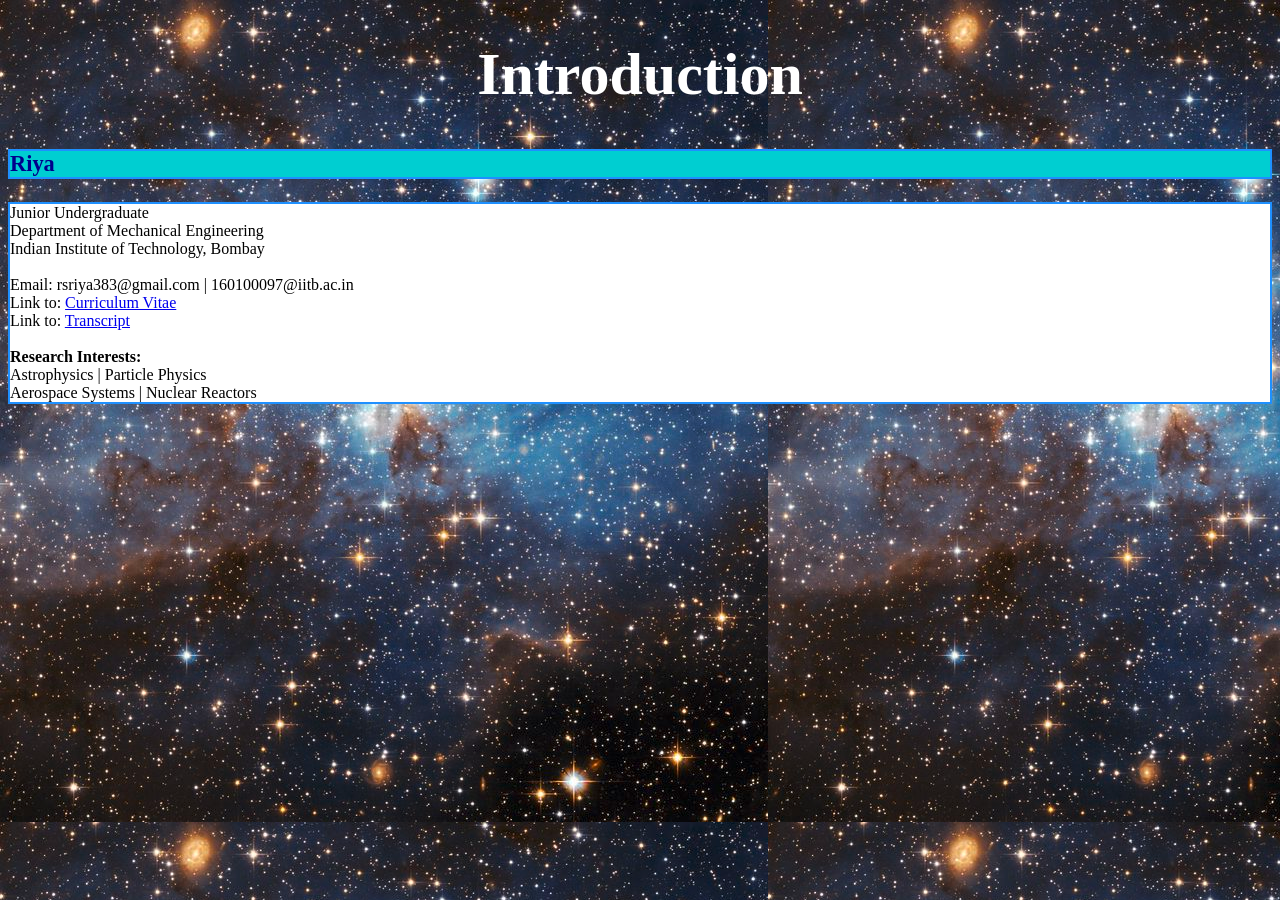
<file: index.html>
<!DOCTYPE html>
 <html>
 <head>
 <title>Introduction</title>
 </head>
 
 <body style="background-image:url('background.jpg')">
 
 <h1 style="color:white; font-size:60px; text-align:center">Introduction</h1>
 
<p style="color:darkblue; font-family:verdana; font-size:140%; background-color:DarkTurquoise; border:2px solid DodgerBlue"; margin-top: 1em;
> <strong> Riya </strong> </p>
<p style="background-color:white; border:2px solid DodgerBlue">
Junior Undergraduate                                                         
<br>
Department of Mechanical Engineering        
<br>
Indian Institute of Technology, Bombay
<br>
  <br>
Email: rsriya383@gmail.com | 160100097@iitb.ac.in
 <br>
 Link to: <a href="CV.pdf">Curriculum Vitae</a>
   <br>
  Link to: <a href="Transcript.pdf">Transcript</a>
 <br>
 <br>
 <b>Research Interests:</b>
 <br>
 Astrophysics | Particle Physics
 <br>
 Aerospace Systems | Nuclear Reactors
   </p>
   
 </body>
 </html>
</file>
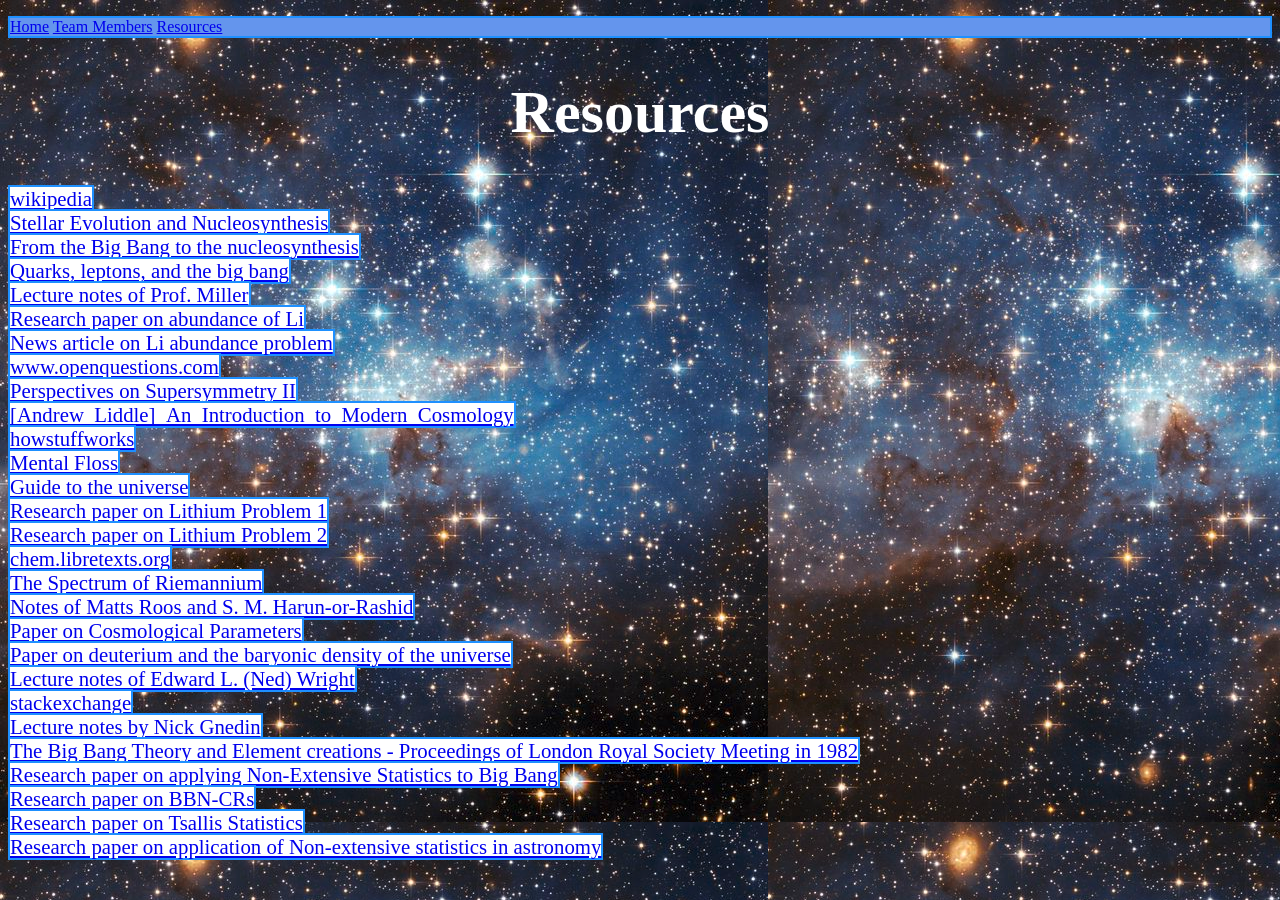
<file: references.html>
<!DOCTYPE html>
<html>
<head>
<title>Astrophysics Project</title>
</head>
<!DOCTYPE html>
<html>
<head>
<title>Astrophysics Project</title>
</head>
<p style="background-color:cornflowerblue;border:2px solid DodgerBlue">
<a href="index.html">Home</a>
<a href="members.html">Team Members</a>
<a href="references.html">Resources</a>
</p>

<body style="background-image:url('background.jpg')">

<h1 style="color:white; font-size:60px; text-align:center">Resources</h1>

<a href="https://en.wikipedia.org/wiki/Big_Bang_nucleosynthesis" style="font-size:130%; background-color:white; border:2px solid DodgerBlue">wikipedia</a>
<br>
  <a href="https://github.com/rsriya/rsriya.github.io/blob/master/Sean%20G.%20Ryan%2C%20Andrew%20J.%20Norton-Stellar%20Evolution%20and%20Nucleosynthesis-Cambridge%20University%20Press%20(2010).pdf" style="font-size:130%; background-color:white; border:2px solid DodgerBlue">Stellar Evolution and Nucleosynthesis</a>
<br>
  <a href="https://github.com/rsriya/rsriya.github.io/blob/master/From%20the%20Big%20Bang%20to%20the%20nucleosynthesis.pdf" style="font-size:130%; background-color:white; border:2px solid DodgerBlue">From the Big Bang to the nucleosynthesis</a>
<br>
  <a href="https://github.com/rsriya/rsriya.github.io/blob/master/Jonathan%20Allday-Quarks%2C%20leptons%2C%20and%20the%20big%20bang-Taylor%20%26%20Francis%20(2002).pdf" style="font-size:130%; background-color:white; border:2px solid DodgerBlue">Quarks, leptons, and the big bang</a>
<br>
  <a href="https://www.astro.umd.edu/~miller/teaching/astr422" style="font-size:130%; background-color:white; border:2px solid DodgerBlue">Lecture notes of Prof. Miller</a>
 <br>
  <a href="https://arxiv.org/pdf/astro-ph/0510636.pdf" style="font-size:130%; background-color:white; border:2px solid DodgerBlue">Research paper on abundance of Li</a>
 <br>
  <a href=" https://phys.org/news/2017-02-universe-lithium-problem.html" style="font-size:130%; background-color:white; border:2px solid DodgerBlue">News article on Li abundance problem</a>
   <br>
  <a href="http://www.openquestions.com" style="font-size:130%; background-color:white; border:2px solid DodgerBlue">www.openquestions.com</a>
  <br>
  <a href="https://books.google.co.in/books?id=RLLFCgAAQBAJ&printsec=frontcover#v=onepage&q&f=false" style="font-size:130%; background-color:white; border:2px solid DodgerBlue">Perspectives on Supersymmetry II</a>
   <br>
  <a href="https://github.com/rsriya/rsriya.github.io/blob/master/%5BAndrew_Liddle%5D_An_Introduction_to_Modern_Cosmolog.pdf" style="font-size:130%; background-color:white; border:2px solid DodgerBlue">[Andrew_Liddle]_An_Introduction_to_Modern_Cosmology</a>
  <br>
  <a href=" https://science.howstuffworks.com/space-roar.htm" style="font-size:130%; background-color:white; border:2px solid DodgerBlue">howstuffworks</a>
  <br>
  <a href="http://mentalfloss.com/article/57079/mystery-space-roar" style="font-size:130%; background-color:white; border:2px solid DodgerBlue">Mental Floss</a>
 <br>
  <a href="http://www.guide-to-the-universe.com/space-roar.html" style="font-size:130%; background-color:white; border:2px solid DodgerBlue">Guide to the universe</a>
<br>
  <a href="https://arxiv.org/pdf/1110.0163.pdf" style="font-size:130%; background-color:white; border:2px solid DodgerBlue">Research paper on Lithium Problem 1</a>
<br>
  <a href="https://arxiv.org/pdf/1109.4690.pdf" style="font-size:130%; background-color:white; border:2px solid DodgerBlue">Research paper on Lithium Problem 2</a>
 <br>
  <a href="https://chem.libretexts.org/Core/Physical_and_Theoretical_Chemistry/Kinetics/Rate_laws/Gas_Phase_Kinetics/Maxwell-Boltzmann_Distributions" style="font-size:130%; background-color:white; border:2px solid DodgerBlue">chem.libretexts.org</a>
  <br>
  <a href="https://thespectrumofriemannium.wordpress.com/tag/maxwell-boltzmann-distribution/" style="font-size:130%; background-color:white; border:2px solid DodgerBlue">The Spectrum of Riemannium</a>
<br>
  <a href="https://ned.ipac.caltech.edu/level5/Sept02/Roos/Roos4.html" style="font-size:130%; background-color:white; border:2px solid DodgerBlue">Notes of Matts Roos and S. M. Harun-or-Rashid</a>
  <br> 
  <a href="http://pdg.lbl.gov/2011/reviews/rpp2011-rev-cosmological-parameters.pdf" style="font-size:130%; background-color:white; border:2px solid DodgerBlue">Paper on Cosmological Parameters</a>
  <br> 
 <a href="https://www.cfa.harvard.edu/~hrs/ay45/2001/DeuteriumPhysRep2000.pdf" style="font-size:130%; background-color:white; border:2px solid DodgerBlue">Paper on deuterium and the baryonic density of the universe</a>
  <br>
   <a href="http://www.astro.ucla.edu/~wright/density.html" style="font-size:130%; background-color:white; border:2px solid DodgerBlue">Lecture notes of Edward L. (Ned) Wright</a>
  <br>
   <a href="https://physics.stackexchange.com/questions/69157/how-do-people-calculate-proportions-of-dark-matter-dark-energy-and-baryonic-mat" style="font-size:130%; background-color:white; border:2px solid DodgerBlue">stackexchange</a>
  <br>
   <a href="http://home.fnal.gov/~gnedin/teaching/ASTR182/PDF/Lecture15.pdf" style="font-size:130%; background-color:white; border:2px solid DodgerBlue">Lecture notes by Nick Gnedin</a>
  <br>
   <a href="http://www.library.iitb.ac.in/newsearchbook/q_string.php" style="font-size:130%; background-color:white; border:2px solid DodgerBlue">The Big Bang Theory and Element creations - Proceedings of London Royal Society Meeting in 1982</a>
 <br>
  <a href="http://iopscience.iop.org/article/10.1088/0004-637X/767/1/67/pdf" style="font-size:130%; background-color:white; border:2px solid DodgerBlue">Research paper on applying Non-Extensive Statistics to Big Bang</a>
  <br>
  <a href="https://arxiv.org/pdf/1110.0163.pdf" style="font-size:130%; background-color:white; border:2px solid DodgerBlue">Research paper on BBN-CRs</a>
<br>
  <a href="https://arxiv.org/pdf/1701.04149.pdf" style="font-size:130%; background-color:white; border:2px solid DodgerBlue">Research paper on Tsallis Statistics</a>
 <br>
  <a href="https://arxiv.org/pdf/cond-mat/0301590.pdf" style="font-size:130%; background-color:white; border:2px solid DodgerBlue">Research paper on application of Non-extensive statistics in astronomy</a>

  </body>
</html>
</file>
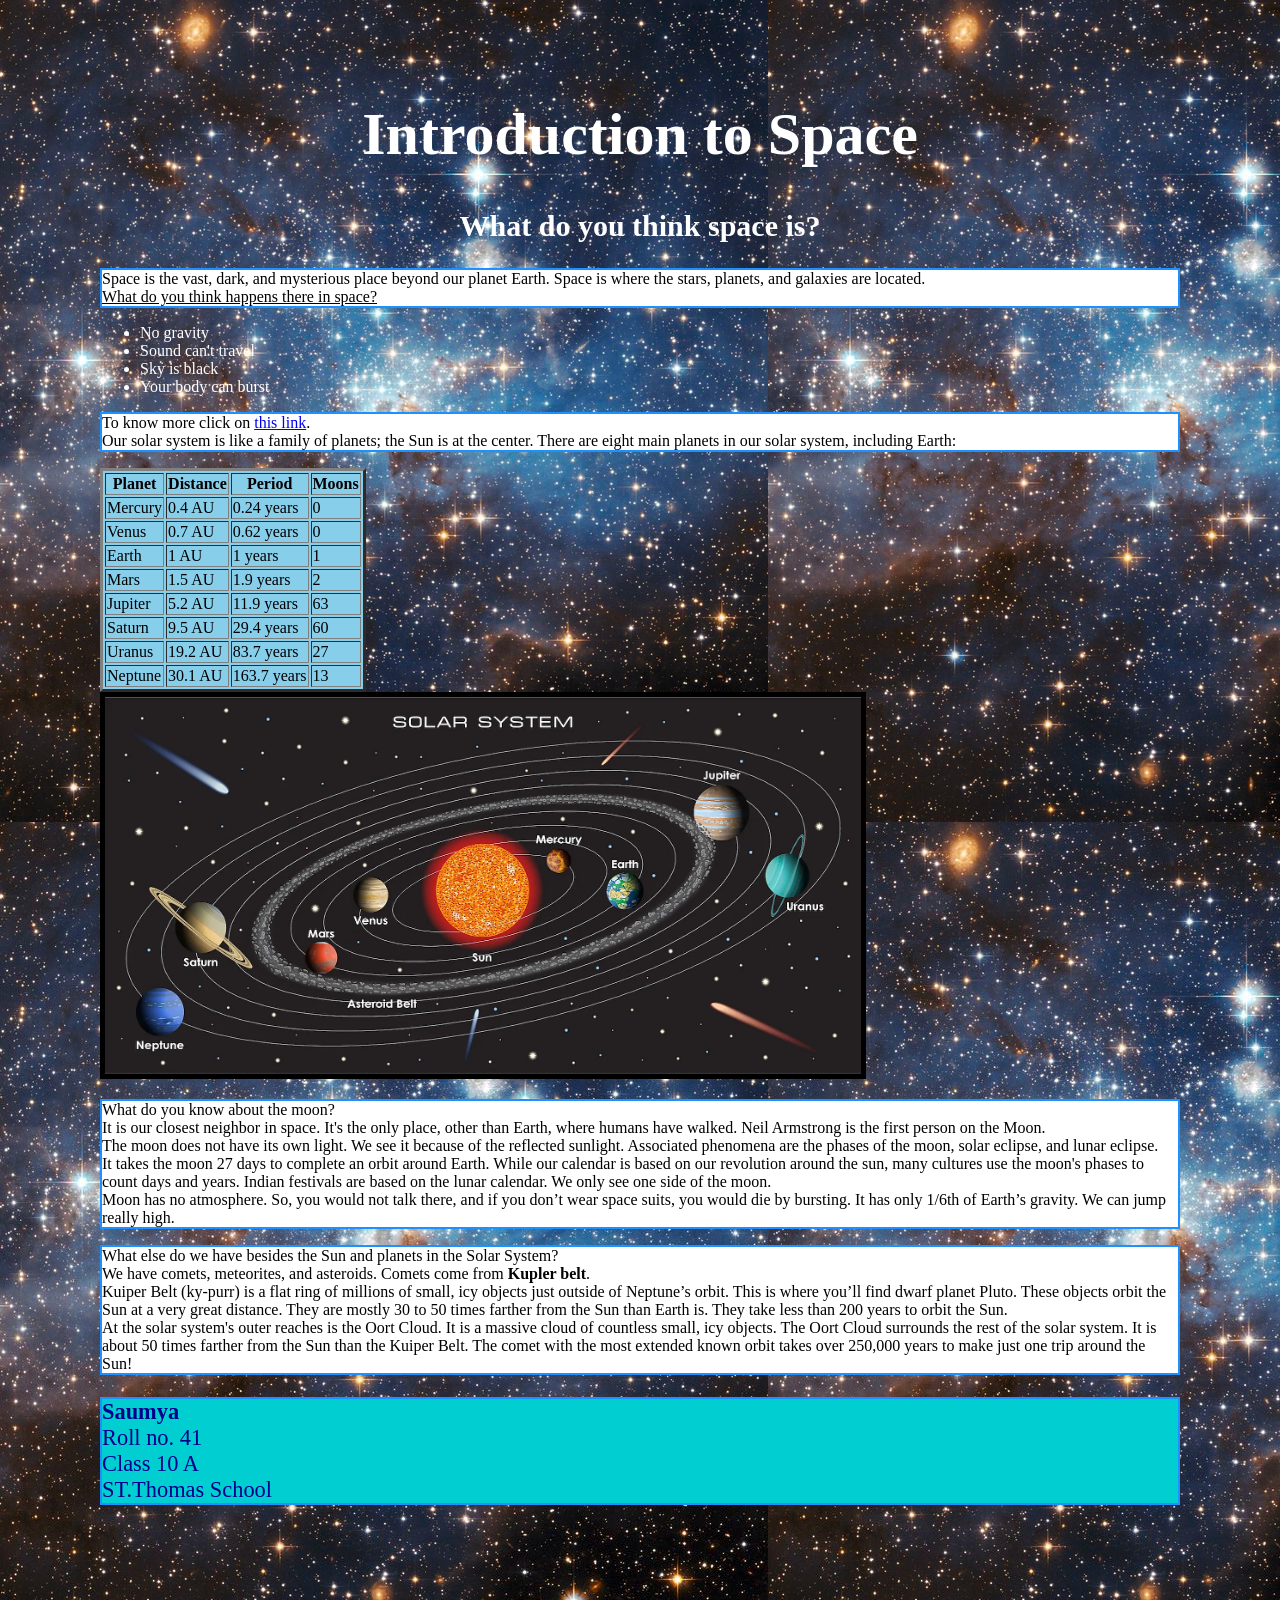
<file: space.html>
<!DOCTYPE html>
 <html>
 <head>
 <title>Introduction to Space</title>
 </head>
 
 <body style="background-image:url('background.jpg')" Topmargin = 100 Leftmargin = 100>
 
 <h1 style="color:white; font-size:60px; text-align:center">Introduction to Space</h1>
 <h2 style="color:white; font-size:30px; text-align:center">What do you think space is?</h1>
<p style="background-color:white; border:2px solid DodgerBlue">
Space is the vast, dark, and mysterious place beyond our planet Earth. Space is where the stars, planets, and galaxies are located. 
<br> <u>What do you think happens there in space?</u> 
 </p>  

<FONT Color = "White">
 <UL> 
 <LI> No gravity
 <LI> Sound can't travel
 <LI> Sky is black
 <LI> Your body can burst
 </UL> </FONT>
  <p style="background-color:white; border:2px solid DodgerBlue">

To know more click on <a href="https://spaceplace.nasa.gov/">this link</a>.
  <br>
Our solar system is like a family of planets; the Sun is at the center. There are eight main planets in our solar system, including Earth:
      </p>  
 <TABLE Border=3 Bgcolor="SkyBlue" class="center">
   <TR><TH>Planet</TH><TH>Distance</TH><TH>Period</TH><TH>Moons</TH></TR>
    <TR> <TD>Mercury</TD><TD>0.4 AU</TD><TD>0.24 years</TD><TD>0</TD></TR>
    <TR> <TD>Venus</TD><TD>0.7 AU</TD><TD>0.62 years</TD><TD>0</TD></TR>
    <TR> <TD>Earth</TD><TD>1 AU</TD><TD>1 years</TD><TD>1</TD></TR>
    <TR> <TD>Mars</TD><TD>1.5 AU</TD><TD>1.9 years</TD><TD>2</TD></TR>
    <TR> <TD>Jupiter</TD><TD>5.2 AU</TD><TD>11.9 years</TD><TD>63</TD></TR>
    <TR> <TD>Saturn</TD><TD>9.5 AU</TD><TD>29.4 years</TD><TD>60</TD></TR>
    <TR> <TD>Uranus</TD><TD>19.2 AU</TD><TD>83.7 years</TD><TD>27</TD></TR>
    <TR> <TD>Neptune</TD><TD>30.1 AU</TD><TD>163.7 years</TD><TD>13</TD></TR>
   </TABLE>
<IMG Src="solar system.webp" Border=5 Width="70%" class="center">
<p style="background-color:white; border:2px solid DodgerBlue">
What do you know about the moon?
<br> It is our closest neighbor in space. It's the only place, other than Earth, where humans have walked. Neil Armstrong is the first person on the Moon. 
<br> The moon does not have its own light. We see it because of the reflected sunlight. Associated phenomena are the phases of the moon, solar eclipse, and lunar eclipse.
<br> It takes the moon 27 days to complete an orbit around Earth. While our calendar is based on our revolution around the sun, many cultures use the moon's phases to count days and years. Indian festivals are based on the lunar calendar. We only see one side of the moon. 
<br> Moon has no atmosphere. So, you would not talk there, and if you don’t wear space suits, you would die by bursting. It has only 1/6th of Earth’s gravity. We can jump really high.
</p>  

<p style="background-color:white; border:2px solid DodgerBlue">
What else do we have besides the Sun and planets in the Solar System?
<br> We have comets, meteorites, and asteroids. Comets come from <b>Kupler belt</b>. 
<br> Kuiper Belt (ky-purr) is a flat ring of millions of small, icy objects just outside of Neptune’s orbit. This is where you’ll find dwarf planet Pluto. These objects orbit the Sun at a very great distance. They are mostly 30 to 50 times farther from the Sun than Earth is. They take less than 200 years to orbit the Sun. 
<br> At the solar system's outer reaches is the Oort Cloud. It is a massive cloud of countless small, icy objects. The Oort Cloud surrounds the rest of the solar system. It is about 50 times farther from the Sun than the Kuiper Belt. The comet with the most extended known orbit takes over 250,000 years to make just one trip around the Sun!
</p>  

<p style="color:darkblue; font-family:verdana; font-size:140%; background-color:DarkTurquoise; border:2px solid DodgerBlue"; margin-top: 1em;
> <strong> Saumya</strong>
<br> Roll no. 41  
<br> Class 10 A
<br> ST.Thomas School 
</p>
 </body>
 </html>
</file>
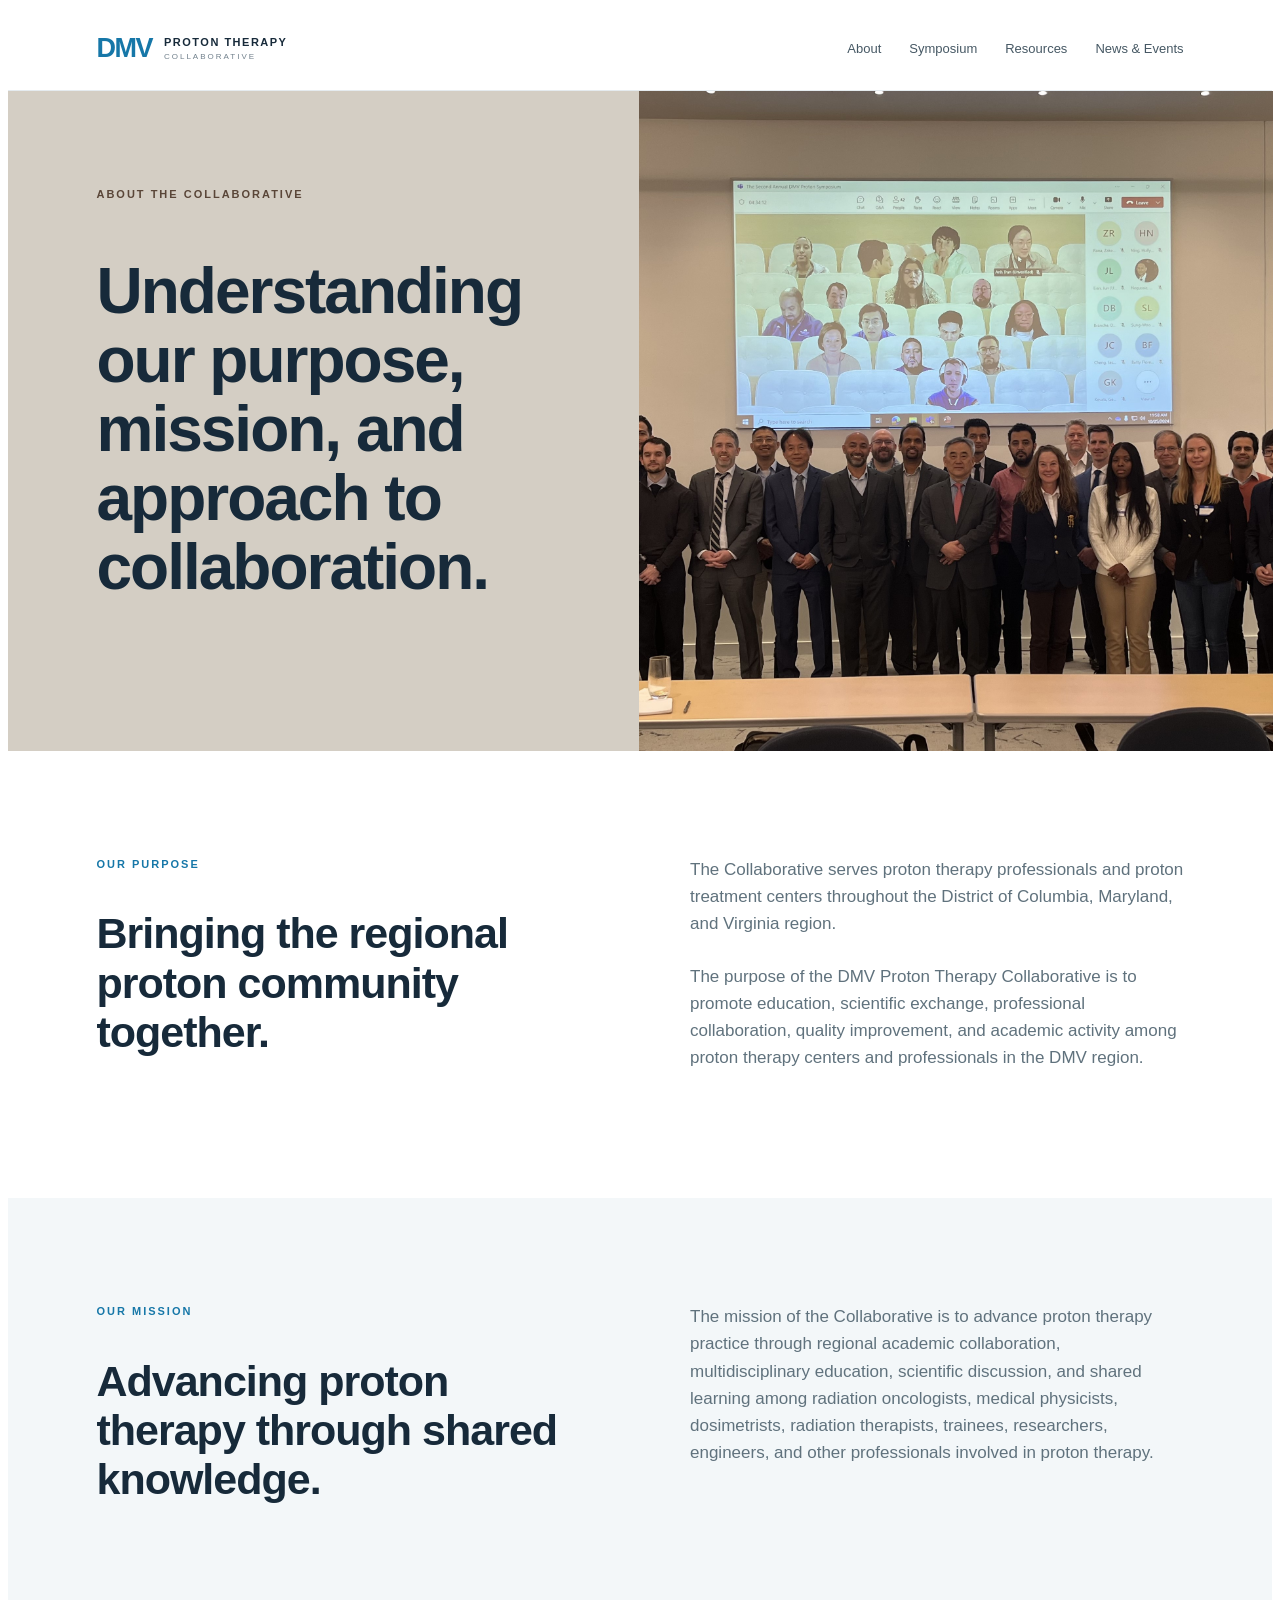
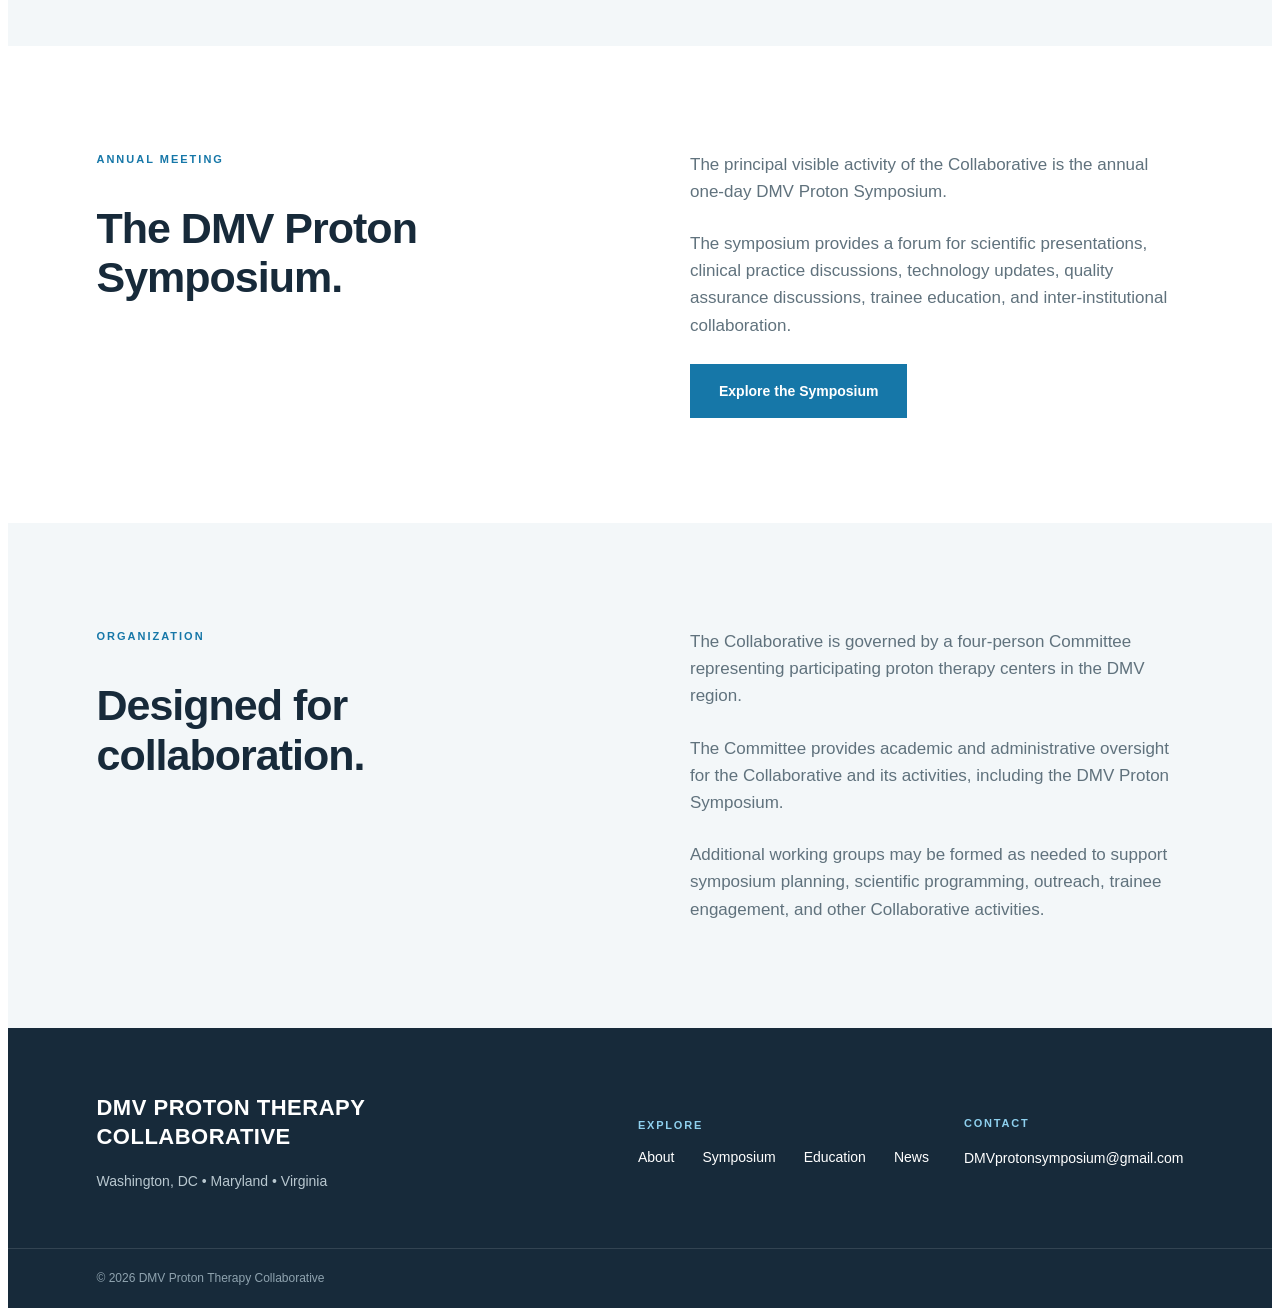
<file: dmv website/about.html>
<!DOCTYPE html>
<html lang="en">

<head>
    <meta charset="UTF-8">
    <meta name="viewport" content="width=device-width, initial-scale=1.0">

    <title>About | DMV Proton Therapy Collaborative</title>

    <link rel="stylesheet" href="css/style.css">
</head>

<body>

    <!-- =====================================================
         NAVIGATION
    ====================================================== -->

    <div id="navigation"></div>

    <main>

        <!-- =====================================================
             PAGE HERO
        ====================================================== -->

        <section class="page-hero">

            <div class="page-hero-content">
        
                <p class="eyebrow">
                    ABOUT THE COLLABORATIVE
                </p>
        
                <h1>
                    Understanding our purpose, mission, and approach to collaboration.
                </h1>
        
            </div>
        
            <div class="page-hero-image">
                <img
                    src="images/symposium_2024.JPG"
                    alt="Proton therapy professionals collaborating"
                >
            </div>
        
        </section>

        <!-- =====================================================
             PURPOSE
        ====================================================== -->

        <section class="section two-column">

            <div>

                <p class="section-label">
                    OUR PURPOSE
                </p>

                <h2>
                    Bringing the regional
                    proton community together.
                </h2>

            </div>


            <div class="large-text">

                <p>
                     The Collaborative serves proton therapy
                        professionals and proton treatment centers
                        throughout the District of Columbia, Maryland,
                        and Virginia region.
                </p>
                <p>
                    The purpose of the DMV Proton Therapy Collaborative
                    is to promote education, scientific exchange,
                    professional collaboration, quality improvement,
                    and academic activity among proton therapy centers
                    and professionals in the DMV region.
                </p>

            </div>

        </section>


        <!-- =====================================================
             MISSION
        ====================================================== -->

        <section class="gray-section">
            <div class="section">
                <div class="two-column">
                    <div>
                        <p class="section-label">
                            OUR MISSION
                        </p>
        
                        <h2>
                            Advancing proton therapy
                            through shared knowledge.
                        </h2>
                    </div>
                    <div class="large-text">

                        <p>
                            The mission of the Collaborative is to advance
                            proton therapy practice through regional academic
                            collaboration, multidisciplinary education,
                            scientific discussion, and shared learning among
                            radiation oncologists, medical physicists,
                            dosimetrists, radiation therapists, trainees,
                            researchers, engineers, and other professionals
                            involved in proton therapy.
                        </p>

                    </div>
                </div>
            </div>

        </section>

        <!-- =====================================================
             DMV PROTON SYMPOSIUM
        ====================================================== -->

        <section class="section two-column">

            <div>

                <p class="section-label">
                    ANNUAL MEETING
                </p> 

                <h2>
                    The DMV Proton Symposium.
                </h2>
            </div>
            <div class="large-text">

                <p>
                    The principal visible activity of the
                    Collaborative is the annual one-day
                    DMV Proton Symposium.
                </p>

                <p>
                    The symposium provides a forum for scientific
                    presentations, clinical practice discussions,
                    technology updates, quality assurance
                    discussions, trainee education, and
                    inter-institutional collaboration.
                </p>

                <a
                    href="symposium.html"
                    class="button button-primary"
                >
                    Explore the Symposium
                </a>

            </div>

        </section>

        <!-- =====================================================
             ORGANIZATION
        ====================================================== -->

        <section class="gray-section">

            <div class="section">

                <div class="two-column">
                    <div>
                        <p class="section-label">
                            ORGANIZATION
                        </p>
    
                        <h2>
                            Designed for collaboration.
                        </h2>
                    </div>
                    <div class="large-text">

                        <p>
                            The Collaborative is governed by a
                            four-person Committee representing
                            participating proton therapy centers
                            in the DMV region.
                        </p>

                        <p>
                            The Committee provides academic and
                            administrative oversight for the
                            Collaborative and its activities, including
                            the DMV Proton Symposium.
                        </p>

                        <p>
                            Additional working groups may be formed
                            as needed to support symposium planning,
                            scientific programming, outreach, trainee
                            engagement, and other Collaborative activities.
                        </p>

                    </div>

                </div>

            </div>

        </section>

    </main>


<div id="footer"></div>

<script src="js/footer.js"></script>
<script src="js/components.js"></script>
</body>

</html>
</file>
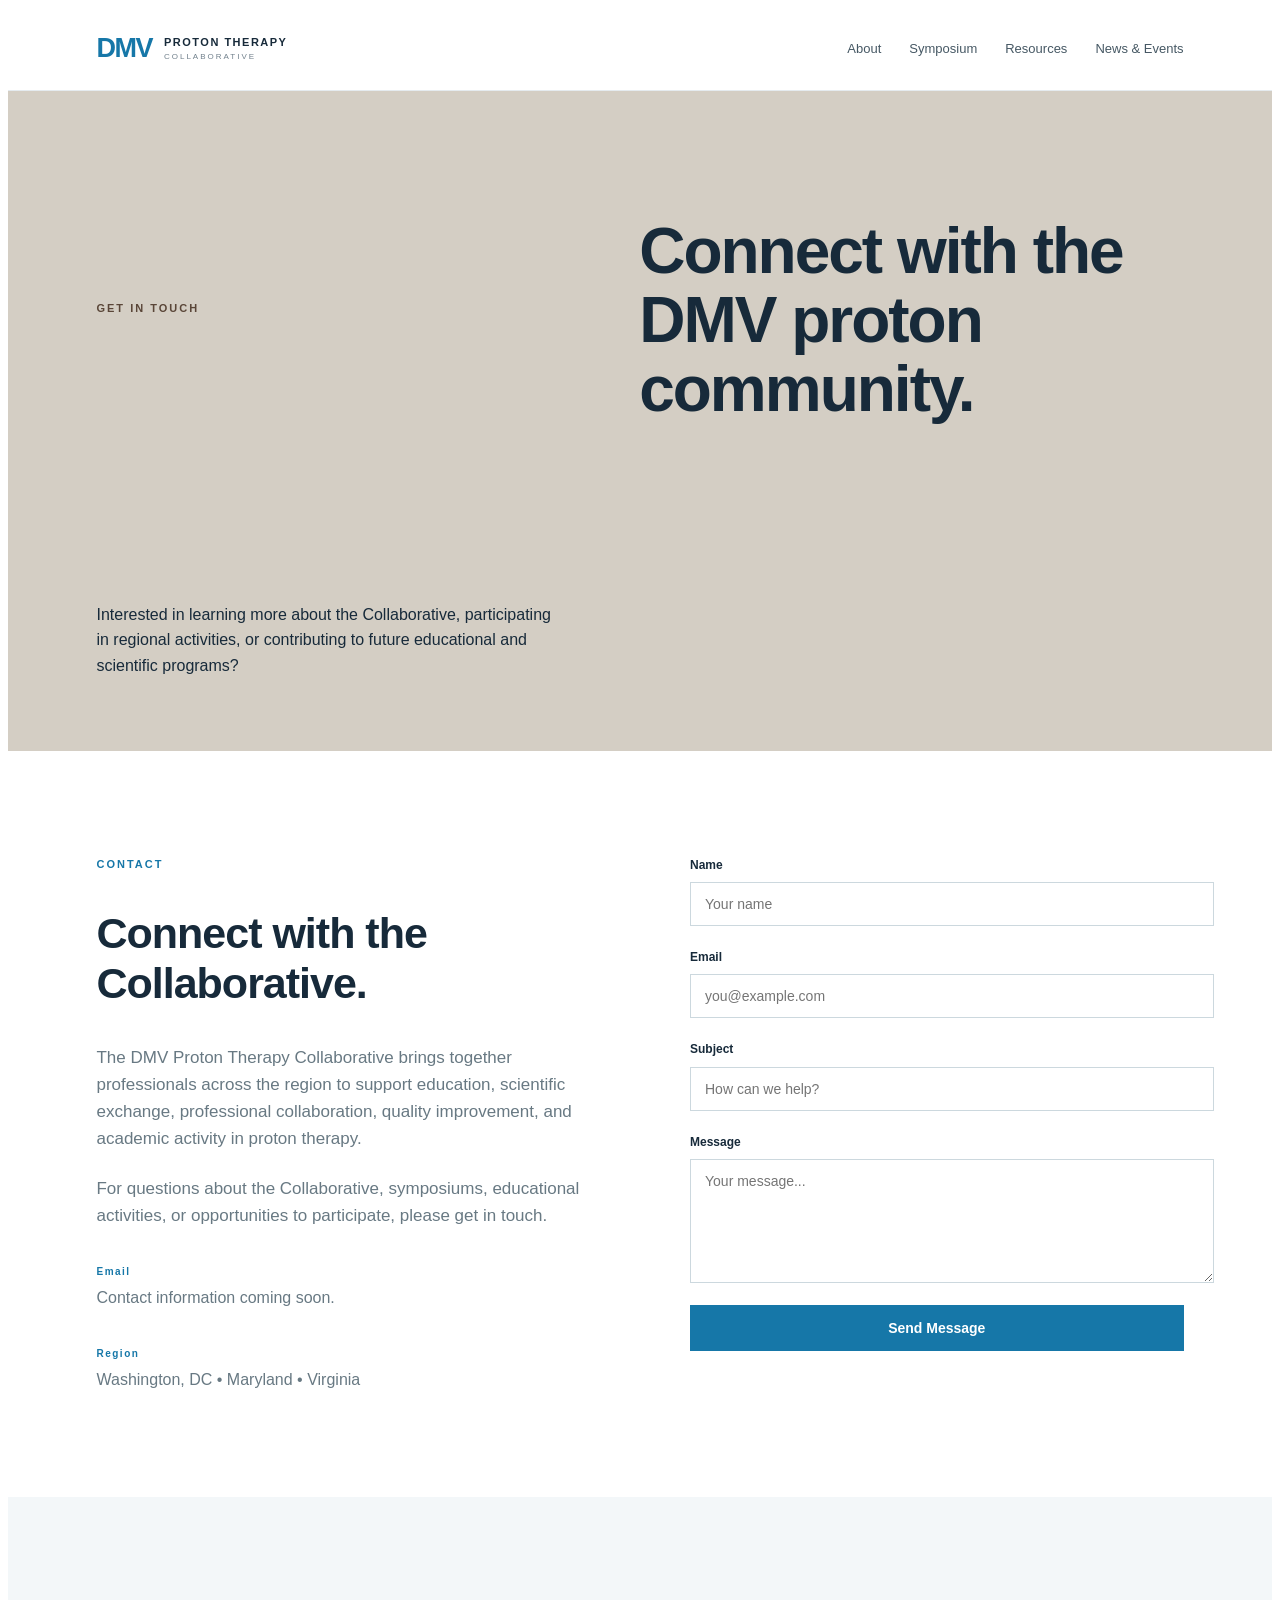
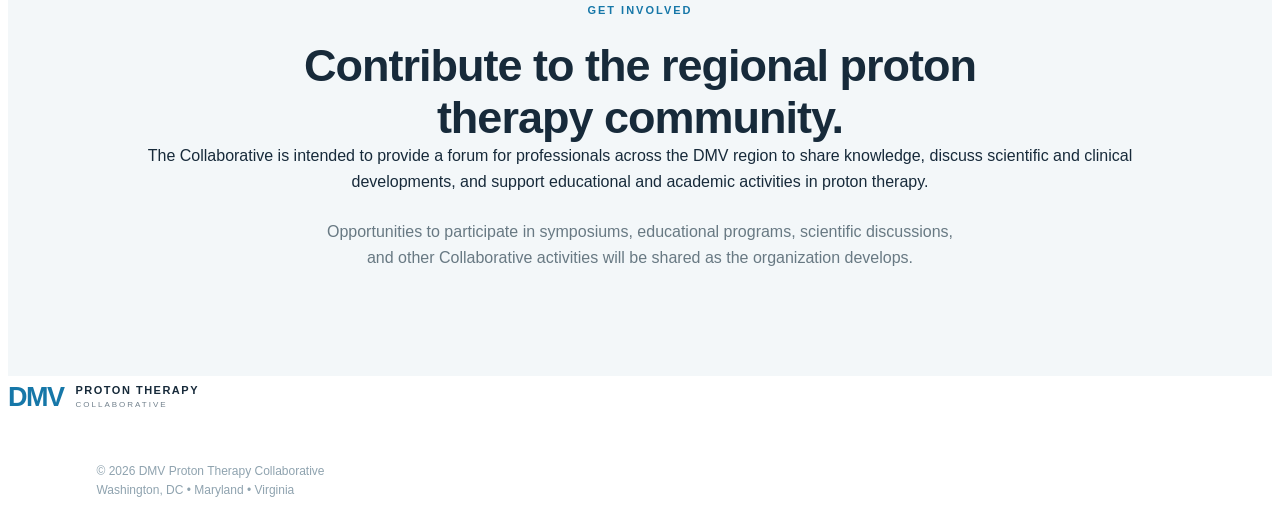
<file: dmv website/contact.html>
<!DOCTYPE html>
<html lang="en">

<head>
    <meta charset="UTF-8">
    <meta name="viewport" content="width=device-width, initial-scale=1.0">

    <title>Contact | DMV Proton Therapy Collaborative</title>

    <link rel="stylesheet" href="css/style.css">
</head>

<body>

    <!-- =====================================================
         NAVIGATION
    ====================================================== -->
    <div id="navigation"></div>


    <main>

        <!-- =====================================================
             HERO
        ====================================================== -->

        <section class="page-hero">

            <p class="eyebrow">
                GET IN TOUCH
            </p>

            <h1>
                Connect with the
                DMV proton community.
            </h1>

            <p>
                Interested in learning more about the Collaborative,
                participating in regional activities, or contributing
                to future educational and scientific programs?
            </p>

        </section>


        <!-- =====================================================
             CONTACT SECTION
        ====================================================== -->

        <section class="section contact-section">

            <!-- CONTACT INFORMATION -->

            <div class="contact-info">

                <p class="section-label">
                    CONTACT
                </p>

                <h2>
                    Connect with the Collaborative.
                </h2>

                <p>
                    The DMV Proton Therapy Collaborative brings together
                    professionals across the region to support education,
                    scientific exchange, professional collaboration,
                    quality improvement, and academic activity in proton
                    therapy.
                </p>

                <p>
                    For questions about the Collaborative, symposiums,
                    educational activities, or opportunities to
                    participate, please get in touch.
                </p>


                <div class="contact-detail">

                    <span>Email</span>

                    <p>
                        Contact information coming soon.
                    </p>

                </div>


                <div class="contact-detail">

                    <span>Region</span>

                    <p>
                        Washington, DC • Maryland • Virginia
                    </p>

                </div>

            </div>


            <!-- CONTACT FORM -->

            <form class="contact-form">

                <label for="name">
                    Name
                </label>

                <input
                    type="text"
                    id="name"
                    name="name"
                    placeholder="Your name"
                >


                <label for="email">
                    Email
                </label>

                <input
                    type="email"
                    id="email"
                    name="email"
                    placeholder="you@example.com"
                >


                <label for="subject">
                    Subject
                </label>

                <input
                    type="text"
                    id="subject"
                    name="subject"
                    placeholder="How can we help?"
                >


                <label for="message">
                    Message
                </label>

                <textarea
                    id="message"
                    name="message"
                    rows="6"
                    placeholder="Your message..."
                ></textarea>


                <button
                    type="submit"
                    class="button button-primary"
                >
                    Send Message
                </button>

            </form>

        </section>


        <!-- =====================================================
             GET INVOLVED
        ====================================================== -->

        <section class="gray-section">

            <div class="section centered-section">

                <p class="section-label">
                    GET INVOLVED
                </p>

                <h2>
                    Contribute to the regional
                    proton therapy community.
                </h2>

                <p>
                    The Collaborative is intended to provide a forum for
                    professionals across the DMV region to share knowledge,
                    discuss scientific and clinical developments, and
                    support educational and academic activities in proton
                    therapy.
                </p>

                <p>
                    Opportunities to participate in symposiums, educational
                    programs, scientific discussions, and other Collaborative
                    activities will be shared as the organization develops.
                </p>

            </div>

        </section>

    </main>


    <!-- =====================================================
         FOOTER
    ====================================================== -->

    <footer>

        <div class="footer-top">

            <a href="index.html" class="logo footer-logo">

                <span class="logo-mark">DMV</span>

                <span class="logo-text">
                    <strong>PROTON THERAPY</strong>
                    <small>COLLABORATIVE</small>
                </span>

            </a>


            <div class="footer-links">

                <a href="about.html">About</a>
                <a href="centers.html">Our Centers</a>
                <a href="symposium.html">Symposium</a>
                <a href="education.html">Education</a>
                <a href="news.html">News & Events</a>
                <a href="contact.html">Contact</a>

            </div>

        </div>


        <div class="footer-bottom">

            <p>
                © 2026 DMV Proton Therapy Collaborative
            </p>

            <p>
                Washington, DC • Maryland • Virginia
            </p>

        </div>

    </footer>
<script src="js/components.js"></script>
</body>

</html>
</file>
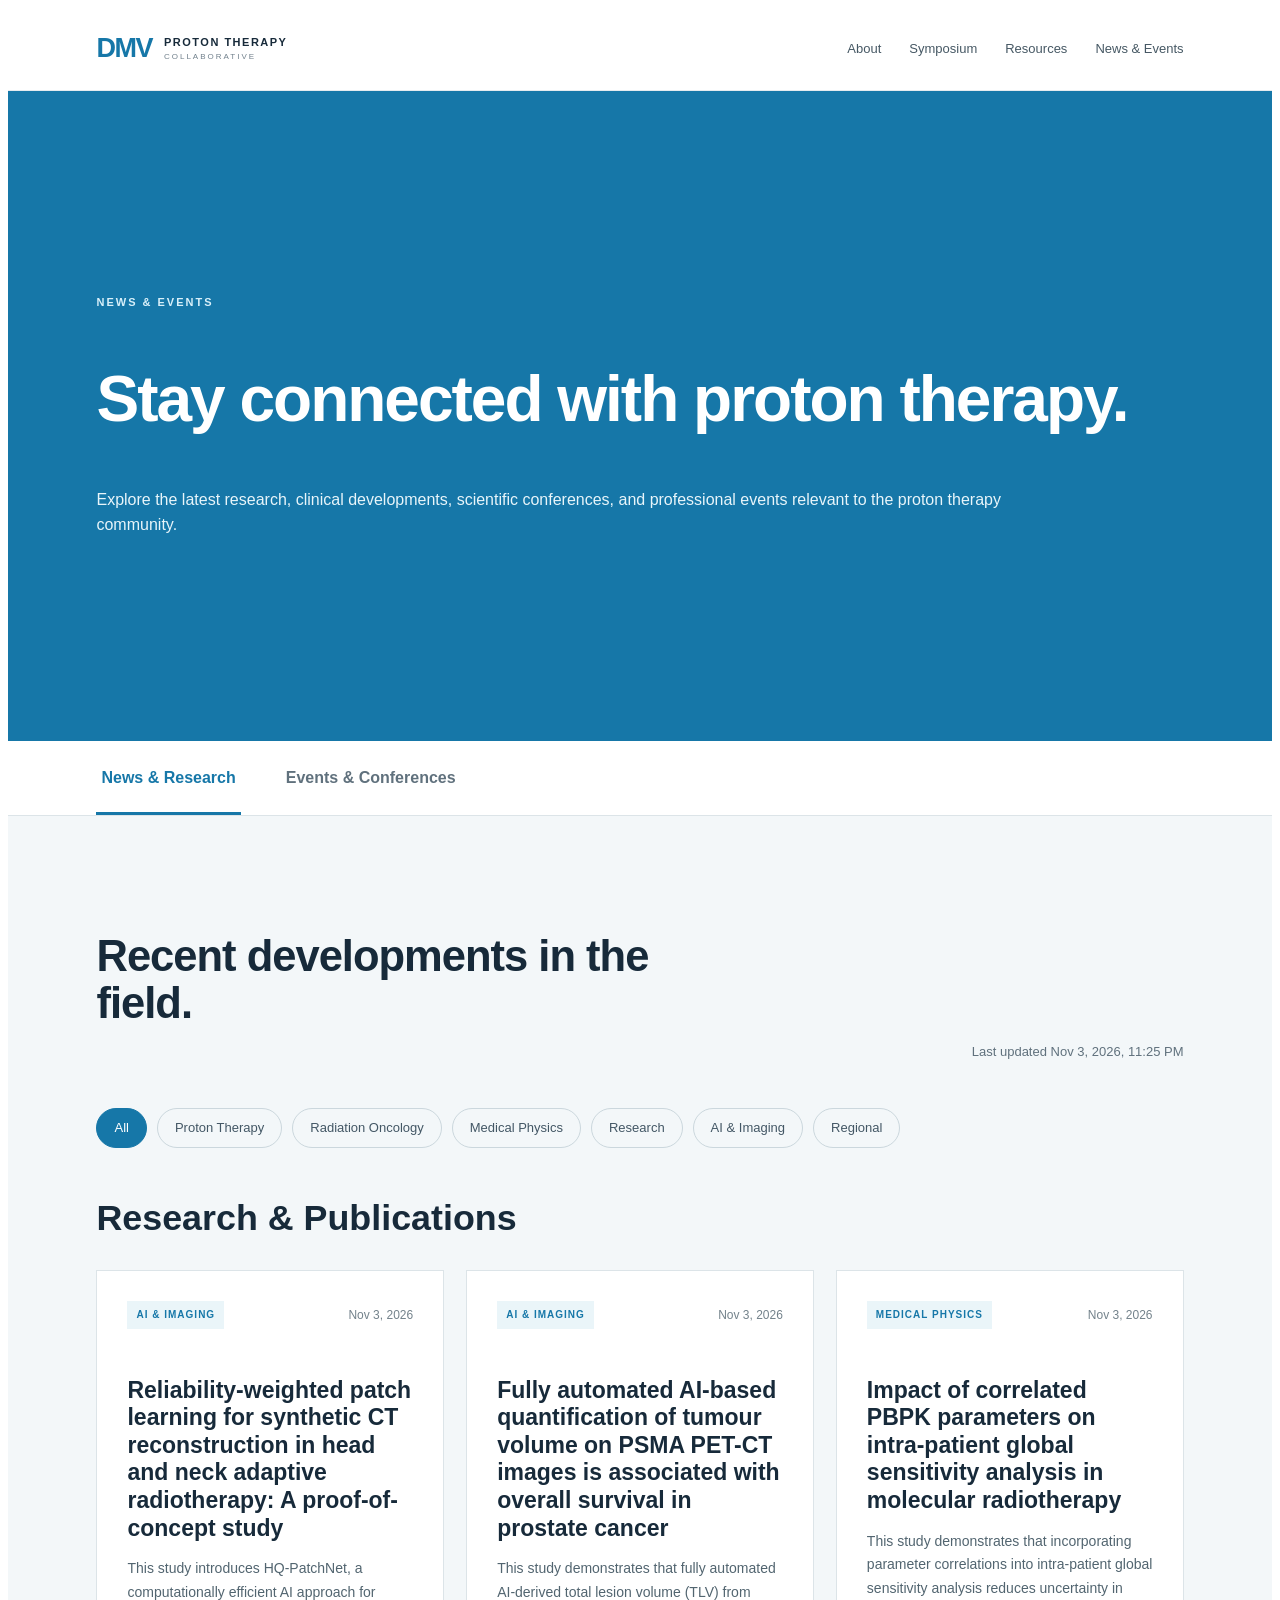
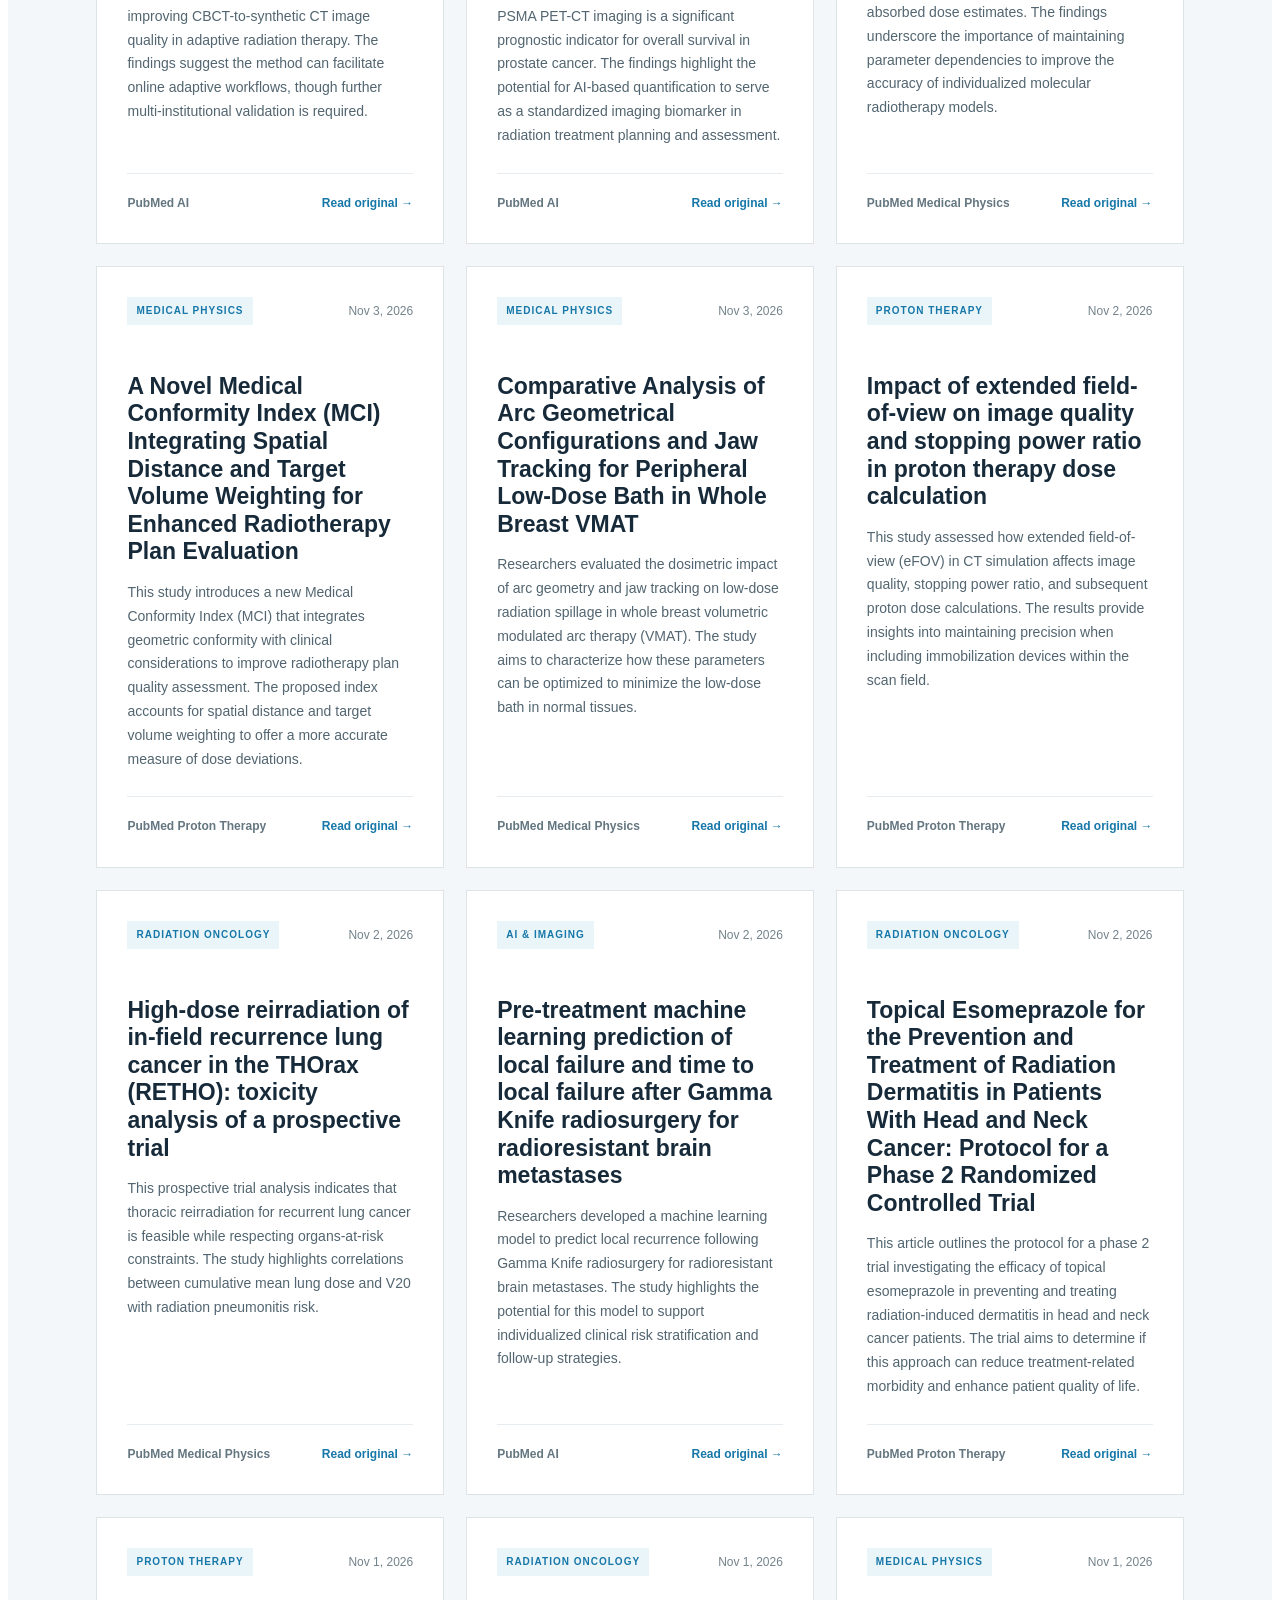
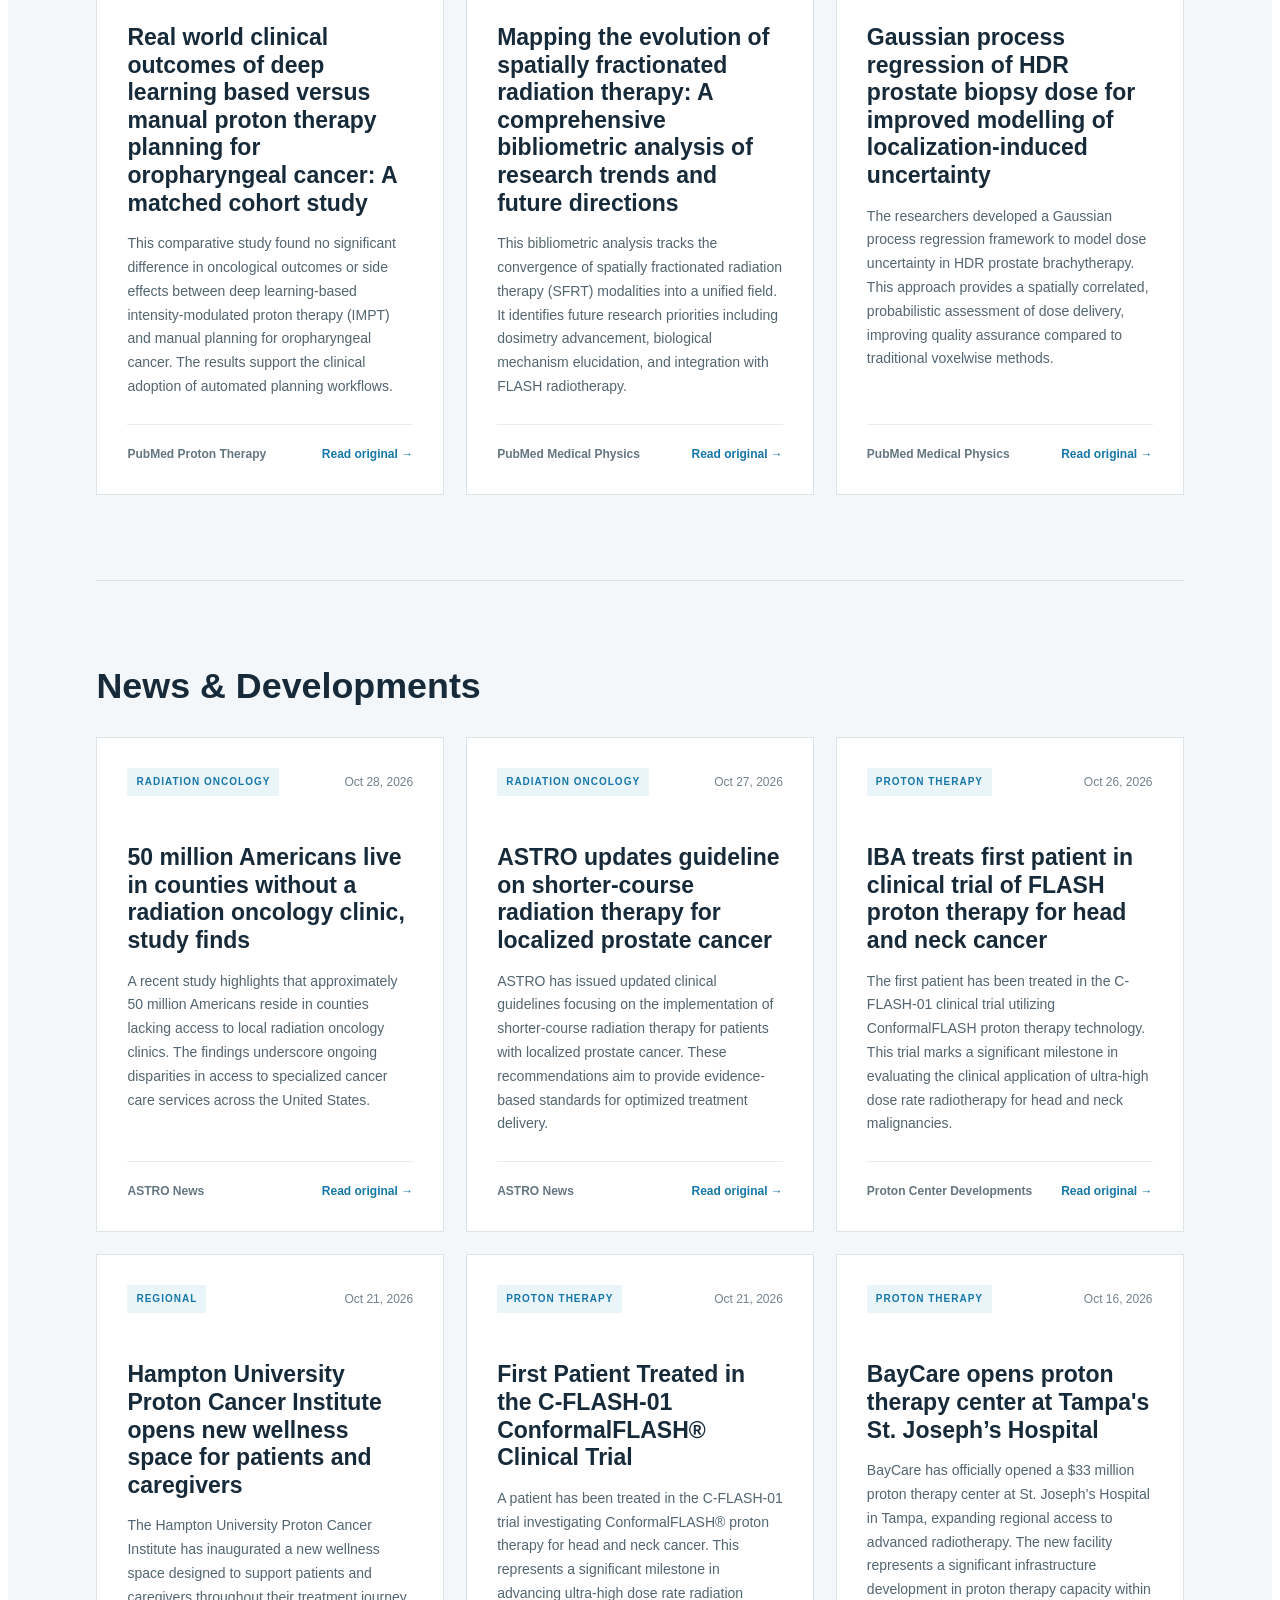
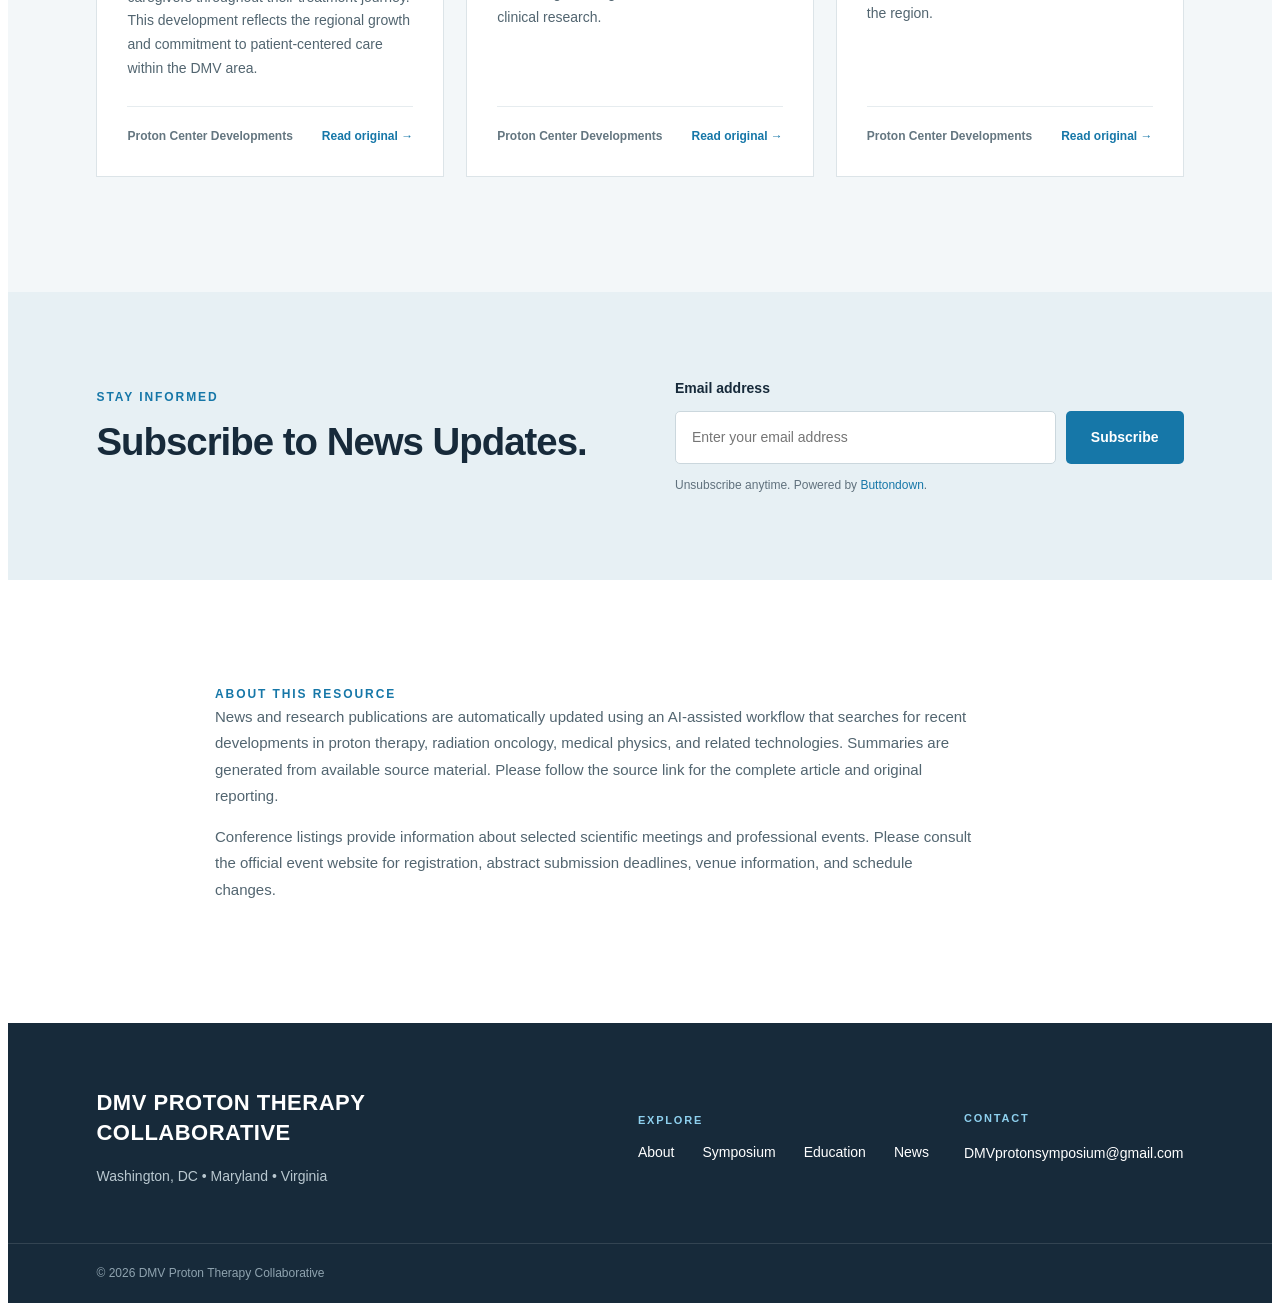
<file: dmv website/news.html>
<!DOCTYPE html>
<html lang="en">

<head>
    <meta charset="UTF-8">
    <meta name="viewport" content="width=device-width, initial-scale=1.0">

    <title>News &amp; Events | DMV Proton Therapy Collaborative</title>

    <meta
        name="description"
        content="Latest news, research, clinical developments, upcoming conferences, and professional events in proton therapy and radiation oncology."
    >

    <link rel="stylesheet" href="css/style.css">
    <link rel="stylesheet" href="css/news.css">
</head>

<body>

    <!-- =====================================================
         NAVIGATION
    ====================================================== -->

    <div id="navigation"></div>

    <main>

        <!-- =================================================
             HERO
        ================================================== -->

        <section class="page-hero page-hero--text news-hero">

            <div class="page-hero-content">

                <p class="eyebrow">NEWS &amp; EVENTS</p>

                <h1>
                    Stay connected with
                    proton therapy.
                </h1>

                <p>
                    Explore the latest research, clinical developments,
                    scientific conferences, and professional events
                    relevant to the proton therapy community.
                </p>

            </div>

        </section>


        <!-- =================================================
             PAGE TABS
        ================================================== -->

        <section class="news-events-navigation">

            <div
                class="news-events-tabs"
                role="tablist"
                aria-label="News and Events"
            >

                <button
                    class="news-events-tab active"
                    id="news-tab"
                    role="tab"
                    type="button"
                    aria-selected="true"
                    aria-controls="news-panel"
                    data-tab="news"
                >
                    News &amp; Research
                </button>

                <button
                    class="news-events-tab"
                    id="events-tab"
                    role="tab"
                    type="button"
                    aria-selected="false"
                    aria-controls="events-panel"
                    tabindex="-1"
                    data-tab="events"
                >
                    Events &amp; Conferences
                </button>

            </div>

        </section>


        <!-- =================================================
             NEWS PANEL
        ================================================== -->

        <div
            id="news-panel"
            class="news-events-panel"
            role="tabpanel"
            aria-labelledby="news-tab"
        >

            <section class="news-section">

                <div class="news-heading">

                    <div>

                        <h2>
                            Recent developments in the field.
                        </h2>
                    </div>

                    <p class="news-updated" id="news-updated">
                        Updating...
                    </p>

                </div>


                <!-- CATEGORY FILTERS -->

                <div class="news-filters" aria-label="Filter news">

                    <button class="news-filter active" data-category="All">
                        All
                    </button>

                    <button class="news-filter" data-category="Proton Therapy">
                        Proton Therapy
                    </button>

                    <button class="news-filter" data-category="Radiation Oncology">
                        Radiation Oncology
                    </button>

                    <button class="news-filter" data-category="Medical Physics">
                        Medical Physics
                    </button>

                    <button class="news-filter" data-category="Research">
                        Research
                    </button>

                    <button class="news-filter" data-category="AI & Imaging">
                        AI &amp; Imaging
                    </button>

                    <button class="news-filter" data-category="Regional">
                        Regional
                    </button>

                </div>


                <div class="news-groups">

                    <!-- RESEARCH PUBLICATIONS -->

                    <section
                        class="news-group"
                        aria-labelledby="research-heading"
                    >

                        <div class="news-group-heading">

                            <h3 id="research-heading">
                                Research &amp; Publications
                            </h3>

                        </div>

                        <div
                            class="news-grid"
                            id="research-grid"
                            aria-live="polite"
                        >
                            <div class="news-loading">
                                Loading research publications...
                            </div>
                        </div>

                        <div
                            class="news-empty"
                            id="research-empty"
                            hidden
                        >
                            No papers are available in this category.
                        </div>

                    </section>


                    <!-- NEWS AND DEVELOPMENTS -->

                    <section
                        class="news-group"
                        aria-labelledby="developments-heading"
                    >

                        <div class="news-group-heading">

                            <h3 id="developments-heading">
                                News &amp; Developments
                            </h3>

                        </div>

                        <div
                            class="news-grid"
                            id="developments-grid"
                            aria-live="polite"
                        >
                            <div class="news-loading">
                                Loading news updates...
                            </div>
                        </div>

                        <div
                            class="news-empty"
                            id="developments-empty"
                            hidden
                        >
                            No news updates are available in this category.
                        </div>

                    </section>

                </div>

            </section>

        </div>


        <!-- =================================================
             EVENTS PANEL
        ================================================== -->

        <div
            id="events-panel"
            class="news-events-panel"
            role="tabpanel"
            aria-labelledby="events-tab"
            hidden
        >

            <section class="news-section events-section">

                <div class="news-heading">

                    <div>

                        <h2>
                            Connect with the scientific community.
                        </h2>

                    </div>

                    <p class="news-updated" id="events-updated">
                        Updating...
                    </p>

                </div>


                <div class="news-groups">

                    <!-- UPCOMING EVENTS -->

                    <section
                        class="news-group"
                        aria-labelledby="upcoming-events-heading"
                    >

                        <div class="news-group-heading">

                            <h3 id="upcoming-events-heading">
                                Upcoming Events &amp; Conferences
                            </h3>

                        </div>

                        <div
                            class="events-list"
                            id="upcoming-events"
                            aria-live="polite"
                        >
                            <div class="news-loading">
                                Loading upcoming conferences...
                            </div>
                        </div>

                        <div
                            class="news-empty"
                            id="upcoming-events-empty"
                            hidden
                        >
                            No upcoming conferences are currently listed.
                        </div>

                    </section>


                    <!-- PAST EVENTS -->

                    <section
                        class="news-group"
                        aria-labelledby="past-events-heading"
                    >

                        <div class="news-group-heading">

                            <p class="section-label">
                                
                            </p>

                            <h3 id="past-events-heading">
                                Conference Archive
                            </h3>

                        </div>

                        <div
                            class="events-archive"
                            id="past-events"
                            aria-live="polite"
                        >
                            <div class="news-loading">
                                Loading past conferences...
                            </div>
                        </div>

                        <div
                            class="news-empty"
                            id="past-events-empty"
                            hidden
                        >
                            No past conferences are currently listed.
                        </div>

                    </section>

                </div>

            </section>

        </div>


        <!-- =================================================
             NEWS SUBSCRIPTION

             Visible under both tabs.
        ================================================== -->

        <section
            class="news-subscribe"
            aria-labelledby="subscribe-heading"
        >

            <div class="news-subscribe-inner">

                <div class="news-subscribe-content">

                    <p class="section-label">STAY INFORMED</p>

                    <h2 id="subscribe-heading">
                        Subscribe to News Updates.
                    </h2>

                </div>

                <form
                    action="https://buttondown.com/api/emails/embed-subscribe/dmvproton"
                    method="post"
                    class="embeddable-buttondown-form"
                >

                    <label for="bd-email">Email address</label>

                    <div class="subscribe-input-row">

                        <input
                            type="email"
                            name="email"
                            id="bd-email"
                            placeholder="Enter your email address"
                            autocomplete="email"
                            required
                        >

                        <button type="submit">
                            Subscribe
                        </button>

                    </div>

                    <p class="subscribe-note">

                        Unsubscribe anytime.
                        Powered by

                        <a
                            href="https://buttondown.com/refer/dmvproton"
                            target="_blank"
                            rel="noopener noreferrer"
                        >Buttondown</a>.

                    </p>

                </form>

            </div>

        </section>


        <!-- =================================================
             EDITORIAL NOTE
        ================================================== -->

        <section class="news-note">

            <div class="news-note-inner">

                <p class="section-label">ABOUT THIS RESOURCE</p>

                <p>
                    News and research publications are automatically
                    updated using an AI-assisted workflow that searches
                    for recent developments in proton therapy, radiation
                    oncology, medical physics, and related technologies.
                    Summaries are generated from available source material.
                    Please follow the source link for the complete
                    article and original reporting.
                </p>

                <p>
                    Conference listings provide information about
                    selected scientific meetings and professional events.
                    Please consult the official event website for
                    registration, abstract submission deadlines, venue
                    information, and schedule changes.
                </p>

            </div>

        </section>

    </main>


    <!-- =====================================================
         FOOTER
    ====================================================== -->

    <div id="footer"></div>

    <script src="js/footer.js"></script>
    <script src="js/components.js"></script>


    <!-- =====================================================
         NEWS AND EVENTS SCRIPTS
    ====================================================== -->

    <script src="js/news.js"></script>
    <script src="js/events.js"></script>


    <!-- =====================================================
         TAB NAVIGATION
    ====================================================== -->

    <script>

        const pageTabs = document.querySelectorAll(".news-events-tab");

        function activateTab(tabName, updateHash = true) {

            if (!["news", "events"].includes(tabName)) {
                tabName = "news";
            }

            pageTabs.forEach(tab => {

                const isActive = tab.dataset.tab === tabName;

                tab.classList.toggle("active", isActive);

                tab.setAttribute(
                    "aria-selected",
                    String(isActive)
                );

                tab.tabIndex = isActive ? 0 : -1;

                document.getElementById(
                    tab.getAttribute("aria-controls")
                ).hidden = !isActive;

            });

            if (updateHash) {
                history.replaceState(null, "", "#" + tabName);
            }

        }


        pageTabs.forEach(tab => {

            tab.addEventListener("click", () => {
                activateTab(tab.dataset.tab);
            });

            tab.addEventListener("keydown", event => {

                let nextTab;

                if (
                    event.key === "ArrowRight" ||
                    event.key === "ArrowLeft"
                ) {

                    const currentIndex =
                        Array.from(pageTabs).indexOf(tab);

                    nextTab = pageTabs[
                        (currentIndex + 1) % pageTabs.length
                    ];

                } else if (event.key === "Home") {

                    nextTab = pageTabs[0];

                } else if (event.key === "End") {

                    nextTab = pageTabs[pageTabs.length - 1];

                } else {

                    return;

                }

                event.preventDefault();

                activateTab(nextTab.dataset.tab);
                nextTab.focus();

            });

        });


        // Open the correct tab when visiting a direct link.
        function activateFromHash() {

            const hash = window.location.hash.slice(1);

            activateTab(
                hash === "events" ? "events" : "news",
                false
            );

        }

        window.addEventListener(
            "hashchange",
            activateFromHash
        );

        activateFromHash();

    </script>

</body>

</html>
</file>
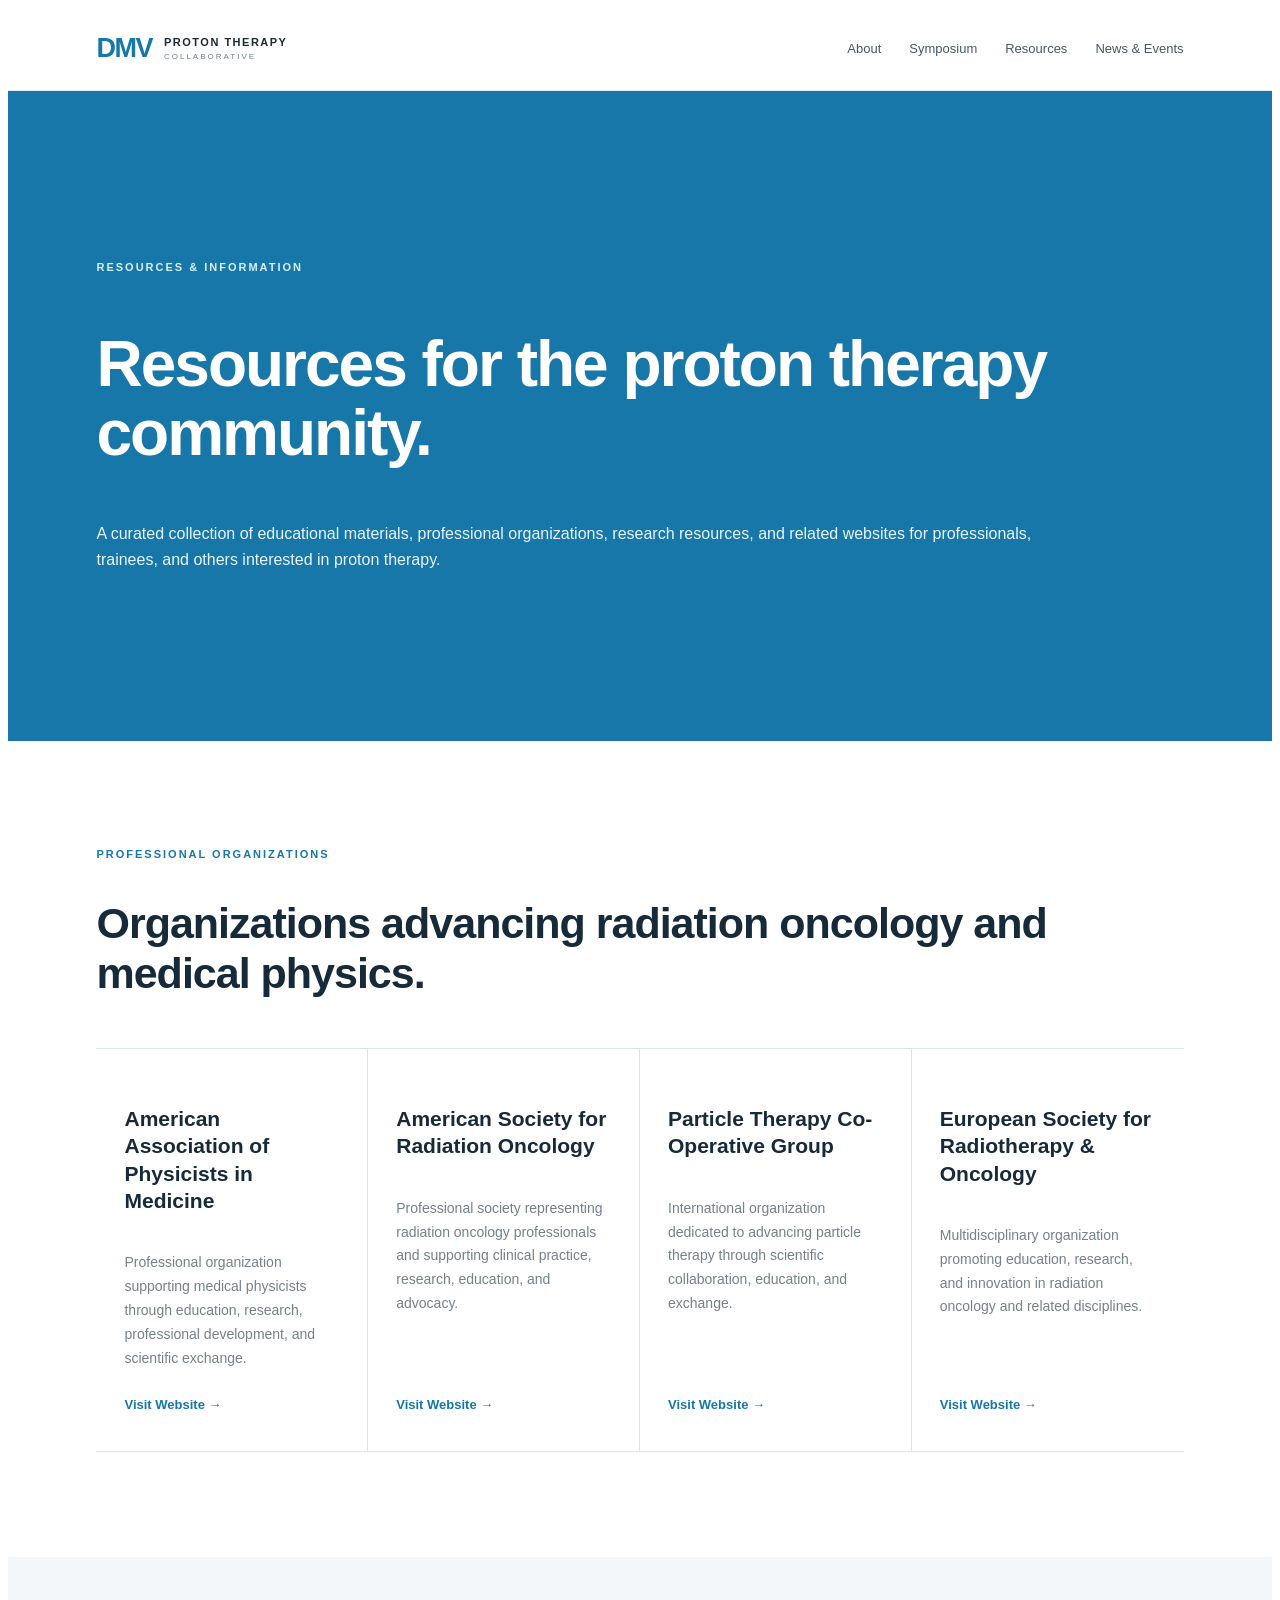
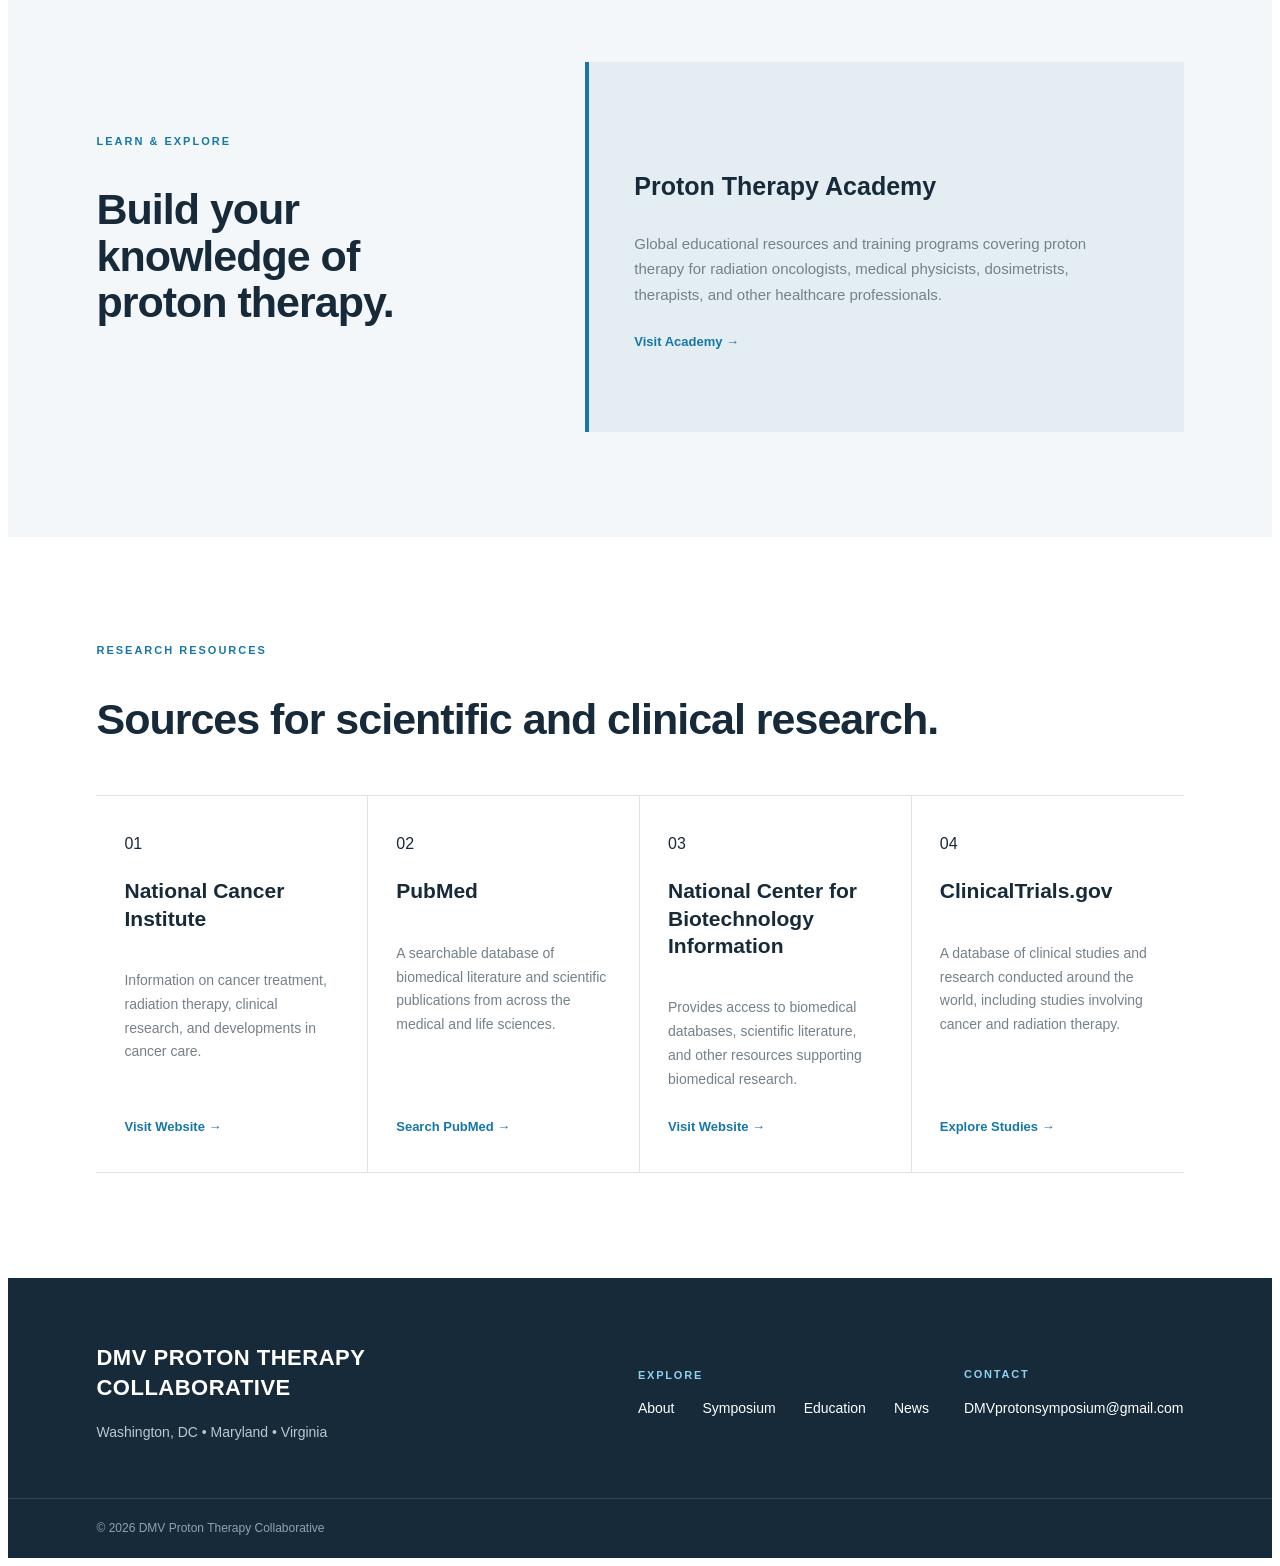
<file: dmv website/resources.html>
<!DOCTYPE html>
<html lang="en">

<head>
    <meta charset="UTF-8">
    <meta name="viewport" content="width=device-width, initial-scale=1.0">

    <title>Resources | DMV Proton Therapy Collaborative</title>

    <link rel="stylesheet" href="css/style.css">
</head>


<body>

<!-- =====================================================
     NAVIGATION
===================================================== -->

<div id="navigation"></div>



<main>


<!-- =====================================================
     HERO
===================================================== -->

    <section class="page-hero page-hero--text">

        <div class="page-hero-content">
    
            <p class="eyebrow">RESOURCES &amp; INFORMATION</p>
    
            <h1>
                Resources for the
                proton therapy community.
            </h1>
    
            <p>
                A curated collection of educational materials,
                professional organizations, research resources,
                and related websites for professionals, trainees,
                and others interested in proton therapy.
            </p>
    
        </div>
    
    </section>


<!-- =====================================================
     PROFESSIONAL ORGANIZATIONS
===================================================== -->

<section class="section">

    <p class="section-label">
        PROFESSIONAL ORGANIZATIONS
    </p>

    <h2 style="font-size: 43px;">
        Organizations advancing
        radiation oncology and medical physics.
    </h2>


    <div class="resource-grid">


        <!-- AAPM -->

        <article class="resource-card">

            <h3>
                American Association of
                Physicists in Medicine
            </h3>

            <p>
                Professional organization supporting medical
                physicists through education, research,
                professional development, and scientific exchange.
            </p>

            <a
                href="https://www.aapm.org/"
                target="_blank"
                rel="noopener noreferrer"
            >
                Visit Website →
            </a>

        </article>



        <!-- ASTRO -->

        <article class="resource-card">

            <h3>
                American Society for
                Radiation Oncology
            </h3>

            <p>
                Professional society representing radiation
                oncology professionals and supporting clinical
                practice, research, education, and advocacy.
            </p>

            <a
                href="https://www.astro.org/"
                target="_blank"
                rel="noopener noreferrer"
            >
                Visit Website →
            </a>

        </article>



        <!-- PTCOG -->

        <article class="resource-card">

            <h3>
                Particle Therapy
                Co-Operative Group
            </h3>

            <p>
                International organization dedicated to advancing
                particle therapy through scientific collaboration,
                education, and exchange.
            </p>

            <a
                href="https://ptcog.online/"
                target="_blank"
                rel="noopener noreferrer"
            >
                Visit Website →
            </a>

        </article>



        <!-- ESTRO -->

        <article class="resource-card">

            <h3>
                European Society for
                Radiotherapy &amp; Oncology
            </h3>

            <p>
                Multidisciplinary organization promoting education,
                research, and innovation in radiation oncology
                and related disciplines.
            </p>

            <a
                href="https://www.estro.org/"
                target="_blank"
                rel="noopener noreferrer"
            >
                Visit Website →
            </a>

        </article>


    </div>

</section>

<section class="gray-section">
    <div class="section education-section">

    <div class="education-intro">

        <p class="section-label">LEARN &amp; EXPLORE</p>

        <h2>
            Build your knowledge
            of proton therapy.
        </h2>

    </div>


    <article class="education-feature">

        <div class="education-feature-content">

            <h3>
                Proton Therapy Academy
            </h3>

            <p>
                Global educational resources and training programs
                covering proton therapy for radiation oncologists,
                medical physicists, dosimetrists, therapists, and
                other healthcare professionals.
            </p>

            <a href="https://protontherapy-academy.com/"
               target="_blank"
               rel="noopener noreferrer">
                Visit Academy →
            </a>

        </div>

    </article>
    </div>

</section>

<!-- =====================================================
     RESEARCH RESOURCES
===================================================== -->

<section class="section">

    <p class="section-label">
        RESEARCH RESOURCES
    </p>

    <h2 style="font-size: 43px;">
        Sources for scientific
        and clinical research.
    </h2>

    <div class="resource-grid">

        <!-- NCI -->

        <article class="resource-card">

            <span>01</span>

            <h3>
                National Cancer Institute
            </h3>

            <p>
                Information on cancer treatment, radiation therapy,
                clinical research, and developments in cancer care.
            </p>

            <a
                href="https://www.cancer.gov/"
                target="_blank"
                rel="noopener noreferrer"
            >
                Visit Website →
            </a>

        </article>

        <!-- PUBMED -->

        <article class="resource-card">

            <span>02</span>

            <h3>
                PubMed
            </h3>

            <p>
                A searchable database of biomedical literature
                and scientific publications from across the
                medical and life sciences.
            </p>

            <a
                href="https://pubmed.ncbi.nlm.nih.gov/"
                target="_blank"
                rel="noopener noreferrer"
            >
                Search PubMed →
            </a>

        </article>

        <!-- NCBI -->

        <article class="resource-card">

            <span>03</span>

            <h3>
                National Center for
                Biotechnology Information
            </h3>

            <p>
                Provides access to biomedical databases, scientific
                literature, and other resources supporting
                biomedical research.
            </p>

            <a
                href="https://www.ncbi.nlm.nih.gov/"
                target="_blank"
                rel="noopener noreferrer"
            >
                Visit Website →
            </a>

        </article>

        <!-- CLINICALTRIALS -->

        <article class="resource-card">

            <span>04</span>

            <h3>
                ClinicalTrials.gov
            </h3>

            <p>
                A database of clinical studies and research
                conducted around the world, including studies
                involving cancer and radiation therapy.
            </p>

            <a
                href="https://clinicaltrials.gov/"
                target="_blank"
                rel="noopener noreferrer"
            >
                Explore Studies →
            </a>

        </article>

    </div>

</section>

</main>

<div id="footer"></div>

<script src="js/footer.js"></script>

<script src="js/components.js"></script>
</body>
</html>
</file>
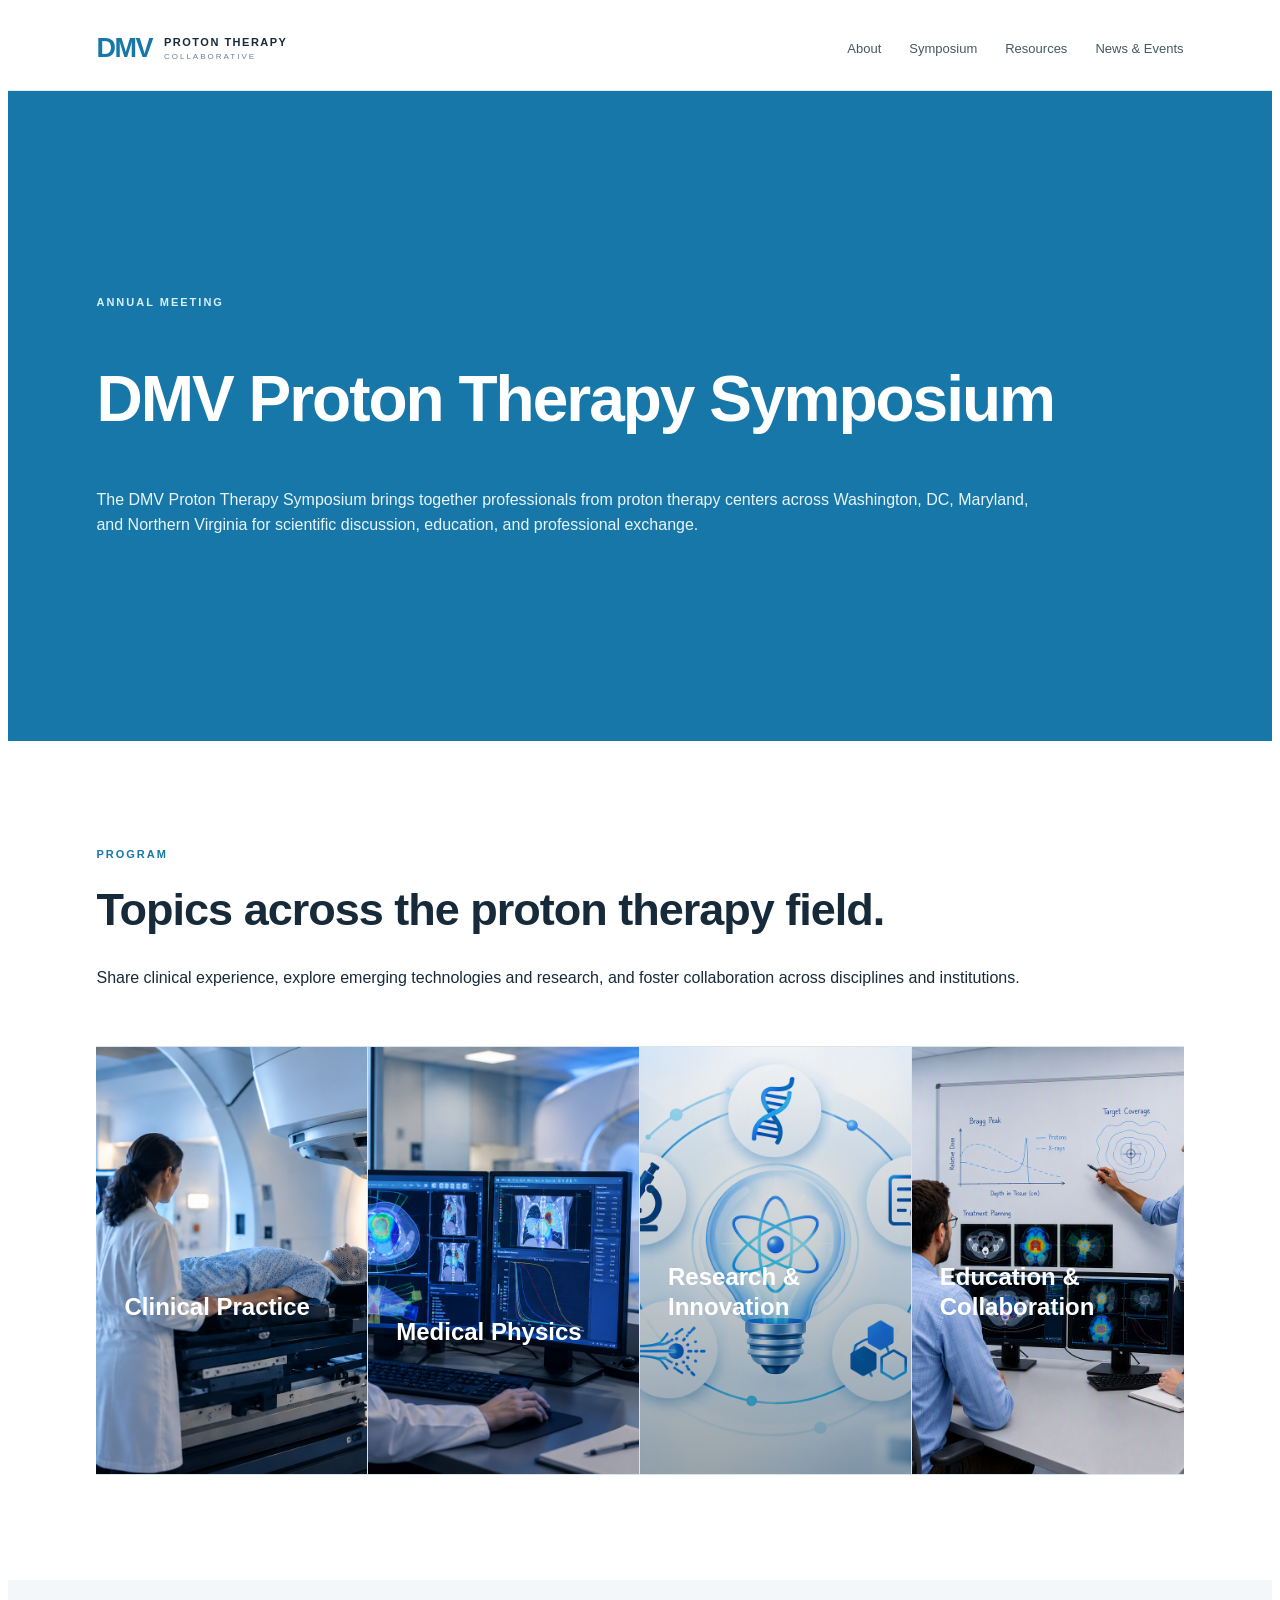
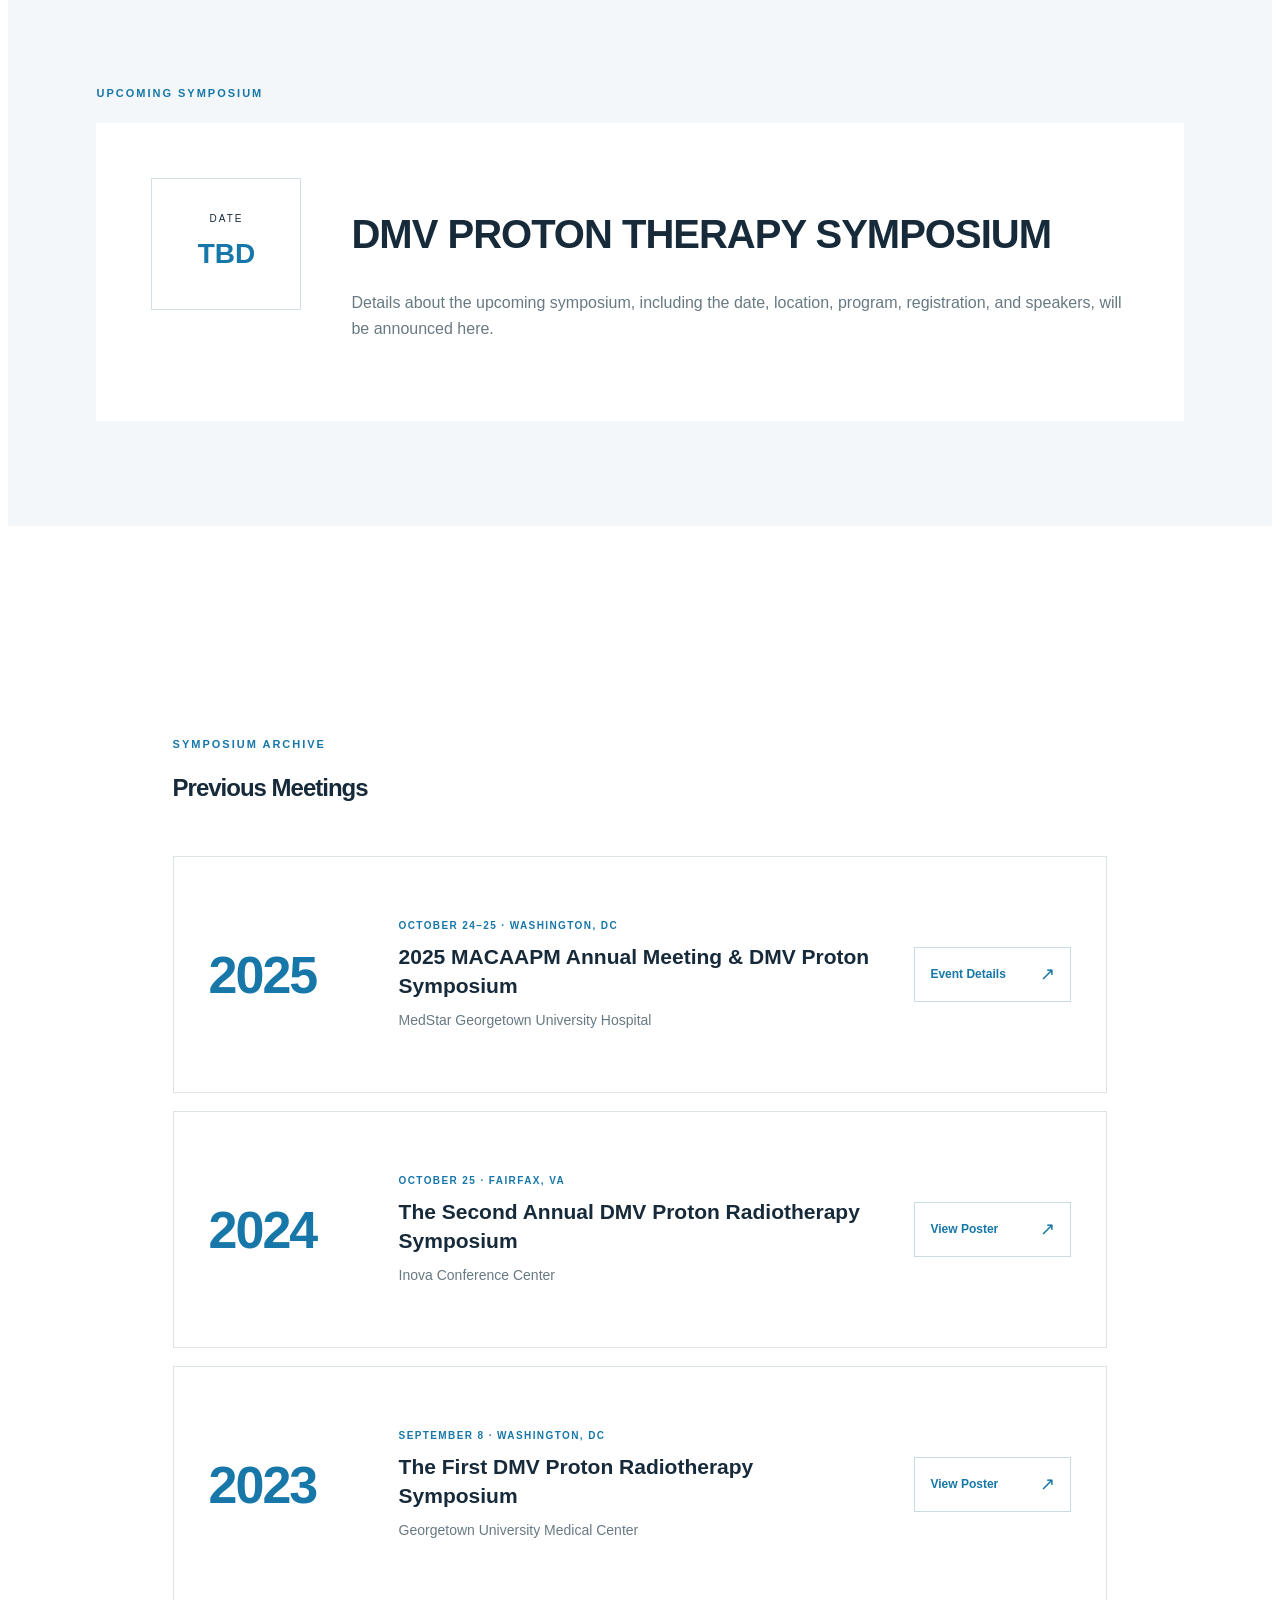
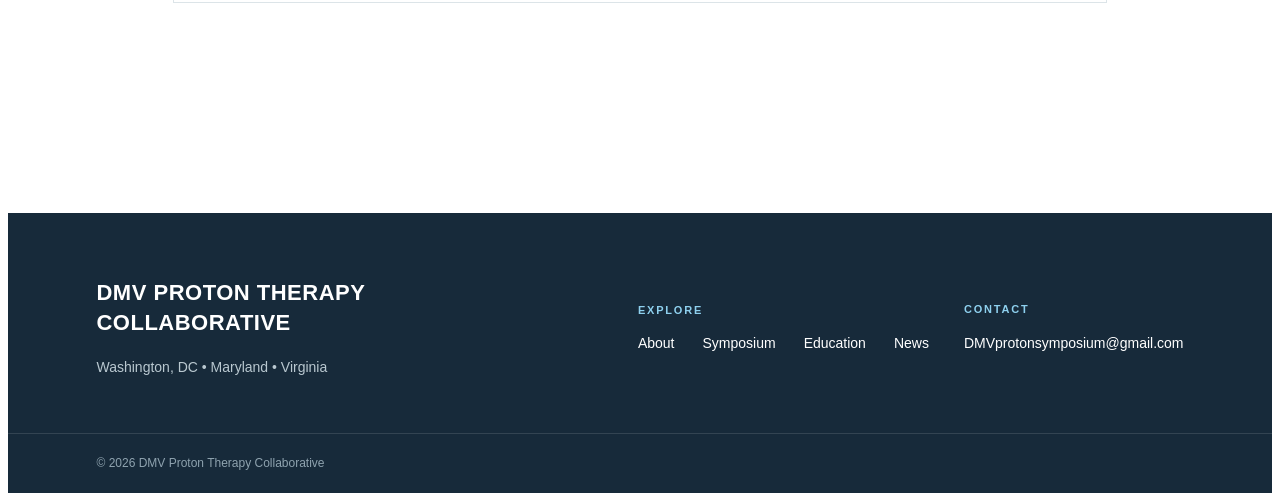
<file: dmv website/symposium.html>
<!DOCTYPE html>
<html lang="en">

<head>
    <meta charset="UTF-8">
    <meta name="viewport" content="width=device-width, initial-scale=1.0">

    <title>Symposium | DMV Proton Therapy Collaborative</title>

    <link rel="stylesheet" href="css/style.css">
</head>

<body>

    <!-- =====================================================
         NAVIGATION
    ===================================================== -->

    <div id="navigation"></div>


    <main>


        <!-- =====================================================
             HERO
        ===================================================== -->

        <section class="page-hero page-hero--text">
            <div class="page-hero-content">
            <p class="eyebrow">
                ANNUAL MEETING
            </p>

            <h1>
                DMV Proton Therapy
                Symposium
            </h1>

            <p>
                    The DMV Proton Therapy Symposium brings together
                    professionals from proton therapy centers across
                    Washington, DC, Maryland, and Northern Virginia
                    for scientific discussion, education, and
                    professional exchange.
                </p>

            </div>
        </section>


        <!-- =====================================================
             SYMPOSIUM THEMES
        ===================================================== -->

        <section class="section">

            <div class="section-heading">

                <div>

                    <p class="section-label">
                        PROGRAM
                    </p>

                    <h2>
                        Topics across the
                        proton therapy field.
                    </h2>

                </div>
                <p>
                    Share clinical experience, explore emerging
                    technologies and research, and foster collaboration
                    across disciplines and institutions.
                </p>

            </div>

            <div class="goal-grid">
            
            
                <article class="goal-card clinical">
            
                    <div class="goal-overlay"></div>
            
                    <div class="goal-content">
            
                        <h3>
                            Clinical Practice
                        </h3>
            
                        <p>
                            Clinical experience, treatment approaches,
                            patient care, and developments in proton
                            therapy practice.
                        </p>
            
                    </div>
            
                </article>
            
            
                <article class="goal-card medical-physics">
            
                    <div class="goal-overlay"></div>
            
                    <div class="goal-content">
            
                        <h3>
                            Medical Physics
                        </h3>
            
                        <p>
                            Treatment planning, dosimetry, quality
                            assurance, imaging, and proton therapy
                            technology.
                        </p>
            
                    </div>
            
                </article>
            
            
                <article class="goal-card research">
            
                    <div class="goal-overlay"></div>
            
                    <div class="goal-content">
            
                        <h3>
                            Research &amp; Innovation
                        </h3>
            
                        <p>
                            Emerging research, new technologies,
                            clinical studies, and developments
                            shaping the future of proton therapy.
                        </p>
            
                    </div>
            
                </article>
            
            
                <article class="goal-card education">
            
                    <div class="goal-overlay"></div>
            
                    <div class="goal-content">
            
                        <h3>
                            Education &amp; Collaboration
                        </h3>
            
                        <p>
                            Educational sessions, multidisciplinary
                            discussion, trainee engagement, and
                            opportunities for collaboration.
                        </p>
            
                    </div>
            
                </article>
            
            
            </div>
            

        </section>
        <!-- =====================================================
             UPCOMING SYMPOSIUM
        ===================================================== -->

        <section class="gray-section">

            <div class="section">

                <p class="section-label">
                    UPCOMING SYMPOSIUM
                </p>


                <div class="symposium-event">

                    <div class="date-box">

                        <span>DATE</span>

                        <strong>TBD</strong>

                    </div>


                    <div>

                        <h2>
                            DMV PROTON THERAPY SYMPOSIUM
                        </h2>

                        <p>
                            Details about the upcoming symposium,
                            including the date, location, program,
                            registration, and speakers, will be
                            announced here.
                        </p>

                    </div>

                </div>

            </div>

        </section>

        
        <!-- =====================================================
             SYMPOSIUM ARCHIVE
        ===================================================== -->
        
        <section class="section">
        
            <div class="section">
        
                <p class="section-label">
                    SYMPOSIUM ARCHIVE
                </p>
        
                <h2>
                    Previous Meetings
                </h2>
        
                <div class="past-events">
        
        
                    <!-- 2025 -->
        
                    <article class="past-event">
        
                        <div class="past-event-year">
                            
                            <strong>2025</strong>
                        </div>
        
                        <div class="past-event-content">
        
                            <p class="past-event-location">
                                OCTOBER 24–25 · WASHINGTON, DC
                            </p>
        
                            <h3>
                                2025 MACAAPM Annual Meeting &amp;
                                DMV Proton Symposium
                            </h3>
        
                            <p>
                                MedStar Georgetown University Hospital
                            </p>
        
                        </div>
        
                        <a
                            href="https://macaapm.org/2025-macaapm-annual-meeting-dmv-proton-symposium-2/"
                            target="_blank"
                            rel="noopener noreferrer"
                            class="past-event-link"
                        >
                            <span>Event Details</span>
                            <strong>↗</strong>
                        </a>
        
                    </article>
        
        
                    <!-- 2024 -->
        
                    <article class="past-event">
        
                        <div class="past-event-year">
                            
                            <strong>2024</strong>
                        </div>
        
                        <div class="past-event-content">
        
                            <p class="past-event-location">
                                OCTOBER 25 · FAIRFAX, VA
                            </p>
        
                            <h3>
                                The Second Annual DMV Proton
                                Radiotherapy Symposium
                            </h3>
        
                            <p>
                                Inova Conference Center
                            </p>
        
                        </div>
        
                        <a
                            href="posters/2024-poster.pdf"
                            target="_blank"
                            rel="noopener noreferrer"
                            class="past-event-link"
                        >
                            <span>View Poster</span>
                            <strong>↗</strong>
                        </a>
        
                    </article>
        
        
                    <!-- 2023 -->
        
                    <article class="past-event">
        
                        <div class="past-event-year">
                            
                            <strong>2023</strong>
                        </div>
        
                        <div class="past-event-content">
        
                            <p class="past-event-location">
                                SEPTEMBER 8 · WASHINGTON, DC
                            </p>
        
                            <h3>
                                The First DMV Proton
                                Radiotherapy Symposium
                            </h3>
        
                            <p>
                                Georgetown University Medical Center
                            </p>
        
                        </div>
        
                        <a
                            href="posters/2023-poster.pdf"
                            target="_blank"
                            rel="noopener noreferrer"
                            class="past-event-link"
                        >
                            <span>View Poster</span>
                            <strong>↗</strong>
                        </a>
        
                    </article>
        
        
                </div>
        
            </div>
        
        </section>


    </main>



    <div id="footer"></div>

    <script src="js/footer.js"></script>

    <script src="js/components.js"></script>

</body>

</html>
</file>
<file: dmv website/css/style.css>
```css
/* =====================================================
   RESET
===================================================== */

* {
    margin: 0;
    padding: 0;
    box-sizing: border-box;
}

html {
    scroll-behavior: smooth;
}

body {
    font-family: Arial, Helvetica, sans-serif;
    color: #172a3a;
    background: #ffffff;
    line-height: 1.6;
}

a {
    text-decoration: none;
    color: inherit;
}

p {
    margin: 0;
}


/* =====================================================
   NAVIGATION
===================================================== */

.navbar {
    height: 82px;
    padding: 0 7%;

    display: flex;
    align-items: center;
    justify-content: space-between;

    background: #ffffff;
    border-bottom: 1px solid #e5ebef;

    position: relative;
    z-index: 10;
}

.logo {
    display: flex;
    align-items: center;
    gap: 12px;
}

.logo-mark {
    font-size: 27px;
    font-weight: 800;
    letter-spacing: -1.5px;
    color: #1677a8;
}

.logo-text {
    display: flex;
    flex-direction: column;
    line-height: 1.05;
}

.logo-text strong {
    font-size: 11px;
    letter-spacing: 1.5px;
}

.logo-text small {
    margin-top: 4px;
    font-size: 8px;
    letter-spacing: 2px;
    color: #71808c;
}

.nav-links {
    display: flex;
    align-items: center;
    gap: 28px;
}

.nav-links a {
    font-size: 13px;
    color: #465864;
    transition: color 0.2s ease;
}

.nav-links a:hover {
    color: #1677a8;
}

.nav-button {
    padding: 9px 18px;
    border: 1px solid #1677a8;
    color: #1677a8 !important;
}


/* =====================================================
   GENERAL
===================================================== */

.section {
    padding: 105px 7%;
}

.section-label {
    margin-bottom: 20px;

    font-size: 11px;
    font-weight: 700;
    letter-spacing: 2px;

    color: #1677a8;
}

.eyebrow {
    margin-bottom: 22px;

    font-size: 11px;
    font-weight: 700;
    letter-spacing: 2px;

    color: #1677a8;
}

h1,
h2,
h3 {
    font-weight: 700;
}

h2 {
    line-height: 1.15;
    letter-spacing: -1px;
}

.button {
    display: inline-block;

    padding: 13px 25px;

    font-size: 14px;
    font-weight: 700;

    transition: all 0.2s ease;
}

.button-primary {
    padding: 15px 28px;

    background: #1677a8;
    color: #ffffff;

    text-decoration: none;

    border: 1px solid #1677a8;

    transition:
        background 0.2s ease,
        border-color 0.2s ease,
        transform 0.2s ease;
}

.button-primary:hover {
    background: #0f638e;
    border-color: #0f638e;

    transform: translateY(-2px);
}

.text-link {
    display: inline-block;
    margin-top: 25px;

    color: #1677a8;
    font-size: 14px;
    font-weight: 600;
}

.gray-section {
    background: #f3f7f9;
}

/* =====================================================
   IMAGE CREDIT
====================================================== */
.image-attribution {
    position: absolute;
    right: 25px;
    bottom: 15px;
    z-index: 3;

    margin: 0;
    font-size: 10px;
    line-height: 1.4;
    color: rgba(255, 255, 255, 0.75);
}

/* =====================================================
   HERO
====================================================== */

.hero {
    position: relative;
    min-height: 650px;
    padding: 0 7%;

    display: flex;
    align-items: center;

    overflow: hidden;

    color: #ffffff;
}


/* Background image */

.hero-background {
    position: absolute;
    inset: 0;
    z-index: 0;
}

.hero-background img {
    width: 100%;
    height: 100%;

    object-fit: cover;
    object-position: center center;

    display: block;
}


/* Dark overlay */

.hero-overlay {
    position: absolute;
    inset: 0;
    z-index: 1;

    background:
        linear-gradient(
            90deg,
            rgba(15, 35, 50, 0.82) 0%,
            rgba(15, 35, 50, 0.68) 42%,
            rgba(15, 35, 50, 0.25) 75%,
            rgba(15, 35, 50, 0.10) 100%
        );
}


/* Hero text */

.hero-content {
    position: relative;
    z-index: 2;

    max-width: 720px;

    padding: 100px 0;
}


/* Eyebrow */

.hero .eyebrow {
    margin-bottom: 25px;

    font-size: 13px;
    font-weight: 700;
    letter-spacing: 2px;

    color: #ffffff;
}


/* Main heading */

.hero h1 {
    max-width: 700px;

    margin: 0;

    font-size: clamp(54px, 5.3vw, 78px);
    line-height: 1.01;
    letter-spacing: -3.5px;
    font-weight: 700;

    color: #ffffff;
}

.hero h1 span {
    color: #8ed0ee;
}


/* Description */

.hero-description {
    max-width: 590px;

    margin-top: 30px;

    font-size: 18px;
    line-height: 1.7;

    color: rgba(255, 255, 255, 0.92);
}


/* Button */

.hero-buttons {
    margin-top: 38px;
}


/* =====================================================
   ANNUAL SYMPOSIUM FEATURE
===================================================== */

.feature-section {
    padding: 50px 7%;

    display: grid;
    grid-template-columns: 1fr 1fr;
    gap: 80px;

    background: #ffffff;
}

.feature-content {
    align-self: center;
}

.feature-content h2 {
    max-width: 600px;
    font-size: 45px;
}

.feature-content > p:not(.section-label) {
    max-width: 600px;
    margin-top: 22px;

    color: #60727d;
}

.event-image {
    width: calc(100% + 7vw);
    height: calc(100% + 100px);
    margin-top: -50px;
    margin-bottom: -50px;

    overflow: hidden;
}
.event-image img {
    width: 100%;
    height: 100%;
    object-fit: cover;
    display: block;
}
/* =====================================================
   HOMEPAGE SECTION HEADINGS
===================================================== */


.section-heading {
    width: 100%;
}

.section-heading > div {
    width: 100%;
    max-width: none;
}

.section-heading h2 {
    width: 100%;
    max-width: none;

    margin: 0;

    font-size: 45px;
    line-height: 1.15;
    letter-spacing: -1px;
}
.section-heading > p {
    margin-top: 30px;
}

/* =====================================================
   REGIONAL NETWORK
====================================================== */

.regional-network {
    padding: 105px 7% 115px;

    background: #ffffff;
}

.regional-network-inner {
    max-width: 1400px;
    margin: 0 auto;
}


/* ================= SECTION HEADING ================= */
.regional-network-heading {
    display: grid;
    grid-template-columns: 1fr 1fr;
    gap: 80px;
    margin-bottom: 50px;
}
.regional-network-heading h2 {
    margin: 0;

    font-size: 45px;
    line-height: 1.15;
    letter-spacing: -1px;
}
.regional-network-heading > p {
    margin: 0;
    max-width: 520px;
    justify-self: end;
}

/* =====================================================
   REGIONAL NETWORK MAP
====================================================== */

.map-graphic {
    position: relative;
    width: 100%;
    height: 500px;
    overflow: hidden;
}

#proton-map {
    width: 100%;
    height: 100%;
    z-index: 1;
}

#proton-map .leaflet-control-zoom {
    border: none;
    box-shadow: none;
}

#proton-map .leaflet-control-zoom a {
    color: #172a3a;
    background: #ffffff;
    border: 1px solid #d9e1e5;
}

#proton-map .leaflet-control-zoom a:hover {
    background: #f3f7f9;
}

.proton-popup {
    font-family: inherit;
    min-width: 180px;
}

.proton-popup-name {
    font-size: 15px;
    font-weight: 600;
    color: #172a3a;
    margin-bottom: 4px;
}

.proton-popup-city {
    font-size: 13px;
    color: #6f7f87;
}

#proton-map .proton-map-label {
    background: transparent;
    border: none;
    box-shadow: none;
    padding: 0;
}

.proton-label {
    background: #ffffff;
    border: 1px solid #d9e1e5;
    border-radius: 5px;
    padding: 7px 10px;
    min-width: 115px;
    box-shadow: 0 2px 8px rgba(23, 42, 58, 0.12);
    white-space: nowrap;
}

.proton-label-name {
    font-size: 13px;
    font-weight: 600;
    line-height: 1.25;
    color: #172a3a;
}

.proton-label-city {
    margin-top: 2px;
    font-size: 11px;
    line-height: 1.25;
    color: #71818a;
}

#proton-map .proton-map-label::after {
    content: "";
    position: absolute;
    left: 50%;
    bottom: -6px;
    transform: translateX(-50%);

    width: 0;
    height: 0;

    border-left: 6px solid transparent;
    border-right: 6px solid transparent;
    border-top: 6px solid #ffffff;
}

/* =====================================================
   PROTON MAP MARKERS
====================================================== */

.proton-marker-wrapper {
    background: transparent;
    border: none;
}

.proton-marker {
    width: 42px;
    height: 42px;

    background: var(--marker-color);

    border: 3px solid #ffffff;

    border-radius: 50% 50% 50% 0;

    transform: rotate(-45deg);

    box-shadow:
        0 3px 8px rgba(23, 42, 58, 0.25);
    transition:
        transform 0.2s ease,
        box-shadow 0.2s ease;
}

.proton-marker span {

    transform: rotate(45deg);

    color: #ffffff;

    font-size: 16px;

    font-weight: 700;

    line-height: 1;

}

.proton-marker-wrapper.marker-hover .proton-marker {
    transform: rotate(-45deg) scale(1.18);

    box-shadow:
        0 0 0 5px rgba(255, 255, 255, 0.75),
        0 5px 14px rgba(23, 42, 58, 0.30);
}
/* ================= NETWORK SUMMARY ================= */

.network-summary {
    min-height: 500px;

    padding: 55px 48px;

    background: #172a3a;

    display: flex;

    flex-direction: column;

    justify-content: center;

    color: #ffffff;
}

.network-summary .card-label {
    color: #8ed0ee;
}

.network-summary h3 {
    max-width: 430px;

    margin: 20px 0 0;

    font-size: 34px;
    line-height: 1.2;

    letter-spacing: -0.7px;
}

.network-summary p:not(.card-label) {
    max-width: 430px;

    margin-top: 25px;

    font-size: 16px;
    line-height: 1.75;

    color: #c7d4db;
}

.network-summary .text-link {
    margin-top: 30px;

    color: #ffffff;
}


/* ================= CENTER CARDS ================= */

.network-centers {
    display: grid;

    grid-template-columns: repeat(4, 1fr);

    border-top: 1px solid #d6e0e5;
    border-bottom: 1px solid #d6e0e5;
}

.network-center-card:nth-child(1) {
    --center-color: #1677a8;
    --center-bg: #eef7fa;
}

.network-center-card:nth-child(2) {
    --center-color: #008c95;
    --center-bg: #eaf8f8;
}

.network-center-card:nth-child(3) {
    --center-color: #c46a2b;
    --center-bg: #fcf2ea;
}

.network-center-card:nth-child(4) {
    --center-color: #7252a3;
    --center-bg: #f3eef9;
}

.network-center-card {
    display: grid;
    grid-template-columns: 1fr auto;
    align-items: center;

    min-height: 82px;
    padding: 17px 20px;

    background: var(--center-bg);

    border: 1px solid transparent;

    text-decoration: none;

    transition:
        border-color 0.2s ease,
        transform 0.2s ease,
        box-shadow 0.2s ease;
}

.network-center-card.active {
    outline: 2px solid var(--center-color);
    outline-offset: -2px;
    background: var(--center-bg);
}

.network-center-card.active .network-center-arrow {
    transform: translateX(5px);
}

.network-center-number {
    display: none;
}


.network-center-content .card-label {
    margin: 0 0 4px;
}

.network-center-content h3 {
    margin: 0;

    font-size: 18px;
    line-height: 1.3;
}


.network-center-arrow {
    color: var(--center-color);
    font-size: 20px;
    transition: transform 0.2s ease;
}


.network-center-card:hover {
    border-color: var(--center-color);

    transform: translateY(-2px);

    box-shadow:
        0 6px 18px rgba(23, 42, 58, 0.08);
}

.network-center-card:last-child {
    border-right: none;
}

/* =====================================================
   PAGE HERO
===================================================== */

.page-hero {
    min-height: 560px;
    padding: 50px 7%;

    display: grid;
    grid-template-columns: 0.85fr 1fr;
    gap: 80px;
    align-items: center;

    background: #d4cec4;
}

.page-hero-content {
    max-width: 800px;
}
.page-hero .eyebrow {
    color: #5a4638;
}
.page-hero h1 {
    max-width: 800px;

    font-size: clamp(46px, 5vw, 70px);
    line-height: 1.08;
    letter-spacing: -2px;
}

.page-hero-image {
    width: calc(100% + 7vw);
    height: calc(100% + 100px);
    margin-top: -50px;
    margin-bottom: -50px;

    overflow: hidden;
}

.page-hero-image img {
    width: 100%;
    height: 100%;

    object-fit: cover;
    display: block;
}


/* =====================================================
   TEXT-ONLY PAGE HERO
===================================================== */

.page-hero.page-hero--text {
    min-height: 470px;
    padding: 90px 7%;
    display: flex;
    align-items: center;
    background: #1677a8;
}

.page-hero.page-hero--text .page-hero-content {
    width: 100%;
    max-width: 1400px;
}

.page-hero.page-hero--text h1 {
    max-width: 1100px;
    color: #ffffff;
}

.page-hero.page-hero--text .eyebrow {
    color: #d8f0fa;
}

.page-hero.page-hero--text p:not(.eyebrow) {
    max-width: 950px;
    margin-top: 25px;
    color: #e8f5fa;
}
/* =====================================================
   TWO COLUMN
===================================================== */

.two-column {
    display: grid;
    grid-template-columns: 1fr 1fr;
    gap: 100px;
    align-items: start;
}

.two-column h2 {
    font-size: 43px;
}

.large-text {
    color: #60727d;
    font-size: 17px;
}

.large-text p + p {
    margin-top: 25px;
}

.large-text .button {
    margin-top: 25px;
}

/* =====================================================
   GOAL GRID
===================================================== */

.goal-grid {
    margin-top: 55px;

    display: grid;
    grid-template-columns: repeat(4, 1fr);

    border-top: 1px solid #dce4e8;
    border-bottom: 1px solid #dce4e8;
}


/* =====================================================
   GOAL CARD
===================================================== */

.goal-card {
    position: relative;

    min-height: 360px;
    padding: 32px 28px 35px;

    display: flex;
    align-items: flex-end;

    overflow: hidden;

    border-right: 1px solid #dce4e8;

    background-size: cover;
    background-position: center;

    transition:
        transform 0.3s ease;
}

.goal-card:last-child {
    border-right: none;
}


/* =====================================================
   BACKGROUND IMAGES
===================================================== */

.goal-card.clinical {
    background-image: url("../images/ClinicalPractice.png");
}

.goal-card.medical-physics {
    background-image: url("../images/MedicalPhysics.png");
}

.goal-card.research {
    background-image: url("../images/ResearchInnovation.png");
}

.goal-card.education {
    background-image: url("../images/Education.png");
}

/* =====================================================
   OVERLAY
===================================================== */

.goal-overlay {
    position: absolute;
    inset: 0;

    background: linear-gradient(
        to top,
        rgba(10, 35, 48, 0.88),
        rgba(10, 35, 48, 0.05)
    );

    opacity: 0;

    transition:
        opacity 0.3s ease;
}

.goal-card.research .goal-overlay {
    opacity: 0.45;
}

/* =====================================================
   CONTENT
===================================================== */

.goal-content {
    position: relative;
    z-index: 2;

    width: 100%;

    color: #ffffff;
}


/* =====================================================
   HEADING
===================================================== */

.goal-card h3 {
    margin: 0;

    font-size: 24px;
    line-height: 1.25;

    color: #ffffff;
}


/* =====================================================
   DESCRIPTION
===================================================== */

.goal-card p {
    max-width: 320px;

    margin: 15px 0 0;

    color: rgba(255, 255, 255, 0.9);

    font-size: 15px;
    line-height: 1.7;

    opacity: 0;
    transform: translateY(15px);

    transition:
        opacity 0.3s ease,
        transform 0.3s ease;
}


/* =====================================================
   HOVER
===================================================== */

.goal-card:hover {
    transform: translateY(-3px);
}

.goal-card:hover .goal-overlay {
    opacity: 1;
}

.goal-card:hover p {
    opacity: 1;
    transform: translateY(0);
}


/* =====================================================
   IMAGE ZOOM
===================================================== */

.goal-card::after {
    content: "";

    position: absolute;
    inset: 0;

    background: inherit;
    background-size: cover;
    background-position: center;

    z-index: 0;

    transform: scale(1);

    transition:
        transform 0.5s ease;
}

.goal-card:hover::after {
    transform: scale(1.04);
}


/* Keep overlay and content above image */
.goal-card .goal-overlay {
    z-index: 1;
}

.goal-card .goal-content {
    z-index: 2;
}


/* =====================================================
   SYMPOSIUM PAGE
===================================================== */

.symposium-event {
    padding: 55px;

    display: grid;
    grid-template-columns: 150px 1fr;
    gap: 50px;

    background: #ffffff;
}

.date-box {
    height: 130px;

    display: flex;
    flex-direction: column;
    align-items: center;
    justify-content: center;

    border: 1px solid #d4dfe4;
}

.date-box span {
    font-size: 10px;
    letter-spacing: 2px;
}

.date-box strong {
    margin-top: 5px;

    font-size: 28px;
    color: #1677a8;
}

.symposium-event h2 {
    font-size: 40px;
}

.symposium-event p:not(.card-label) {
    max-width: none;
    margin: 18px 0 25px;

    color: #687983;
}


.past-events {
    margin-top: 55px;

    display: flex;
    flex-direction: column;

    gap: 18px;
}


/* =====================================================
   EVENT CARD
===================================================== */

.past-event {
    position: relative;

    min-height: 175px;
    padding: 30px 35px;

    display: grid;
    grid-template-columns: 150px 1fr auto;
    gap: 40px;
    align-items: center;

    background: #ffffff;

    border: 1px solid #dce4e8;

    overflow: hidden;

    transition:
        transform 0.25s ease,
        border-color 0.25s ease,
        box-shadow 0.25s ease;
}


/* Blue accent on left */

.past-event::before {
    content: "";

    position: absolute;
    left: 0;
    top: 0;
    bottom: 0;

    width: 4px;

    background: #1677a8;

    transform: scaleY(0);
    transform-origin: bottom;

    transition: transform 0.3s ease;
}


/* =====================================================
   YEAR
===================================================== */

.past-event-year {
    display: flex;
    flex-direction: column;
}

.past-event-year span {
    margin-bottom: 3px;

    color: #7a8991;

    font-size: 10px;
    font-weight: 700;
    letter-spacing: 1.8px;
}

.past-event-year strong {
    color: #1677a8;

    font-size: 52px;
    font-weight: 700;
    line-height: 1;

    letter-spacing: -2px;
}


/* =====================================================
   CONTENT
===================================================== */

.past-event-content {
    max-width: 700px;
}

.past-event-location {
    margin: 0 0 9px;

    color: #1677a8;

    font-size: 10px;
    font-weight: 700;
    letter-spacing: 1.4px;
}

.past-event h3 {
    margin: 0;

    color: #172a3a;

    font-size: 21px;
    line-height: 1.35;
}

.past-event-content > p:last-child {
    margin: 9px 0 0;

    color: #687983;

    font-size: 14px;
}


/* =====================================================
   LINK
===================================================== */

.past-event-link {
    min-width: 125px;

    display: flex;
    align-items: center;
    justify-content: space-between;

    padding: 12px 15px;

    color: #1677a8;

    border: 1px solid #c9dce5;

    font-size: 12px;
    font-weight: 700;

    text-decoration: none;

    transition:
        background 0.25s ease,
        color 0.25s ease,
        border-color 0.25s ease;
}

.past-event-link strong {
    font-size: 18px;
    font-weight: 400;

    transition:
        transform 0.25s ease;
}


/* =====================================================
   HOVER
===================================================== */

.past-event:hover {
    transform: translateY(-3px);

    border-color: #b9d4df;

    box-shadow:
        0 12px 30px rgba(23, 42, 58, 0.08);
}

.past-event:hover::before {
    transform: scaleY(1);
}

.past-event:hover .past-event-link {
    background: #1677a8;
    border-color: #1677a8;
    color: #ffffff;
}

.past-event:hover .past-event-link strong {
    transform: translate(3px, -2px);
}


/* =====================================================
   RESOURCE CARDS
===================================================== */

.resource-grid {
    margin-top: 50px;

    display: grid;
    grid-template-columns: repeat(4, 1fr);

    border-top: 1px solid #dce4e8;
    border-bottom: 1px solid #dce4e8;
}

.resource-card {
    min-height: 300px;
    padding: 35px 28px;

    display: flex;
    flex-direction: column;

    border-right: 1px solid #dce4e8;

    background: #ffffff;

    transition:
        background 0.25s ease,
        transform 0.25s ease;
}

.resource-card:last-child {
    border-right: none;
}

.resource-card h3 {
    font-size: 21px;
    line-height: 1.3;

    color: #172a3a;
}

.resource-card p {
    margin-top: 16px;

    color: #73818a;
    font-size: 14px;
    line-height: 1.7;
}

.resource-card a {
    margin-top: auto;
    padding-top: 25px;

    color: #1677a8;

    font-size: 13px;
    font-weight: 600;

    transition:
        color 0.2s ease,
        transform 0.2s ease;
}

.resource-card:hover {
    background: #f7fafb;
    transform: translateY(-3px);
}

.resource-card:hover a {
    color: #0f638e;
    transform: translateX(3px);
}

/* =====================================================
   EDUCATION FEATURE
===================================================== */

.education-section {
    display: grid;
    grid-template-columns: 0.8fr 1.2fr;
    gap: 90px;
    align-items: center;
}

.education-intro h2 {
    max-width: 480px;
    font-size: 43px;
    line-height: 1.08;
}

.education-feature {
    min-height: 280px;
    padding: 45px;

    display: flex;
    align-items: center;

    background: #e4edf1;
    border-left: 4px solid #1677a8;

    transition:
        transform 0.25s ease,
        background 0.25s ease;
}

.education-feature:hover {
    background: #dce8ed;
    transform: translateY(-3px);
}
.education-feature-content {
    max-width: 600px;
}

.education-feature h3 {
    font-size: 25px;
    color: #172a3a;
}

.education-feature p {
    margin-top: 18px;

    color: #73818a;
    font-size: 15px;
    line-height: 1.7;
}

.education-feature a {
    display: inline-block;
    margin-top: 25px;

    color: #1677a8;
    font-size: 13px;
    font-weight: 600;
}


/* =====================================================
   CONTACT
===================================================== */

.contact-section {
    display: grid;
    grid-template-columns: 1fr 1fr;
    gap: 100px;
}

.contact-info h2 {
    font-size: 43px;
}

.contact-info > p:not(.section-label) {
    max-width: 500px;
    margin-top: 22px;

    color: #687983;
    font-size: 17px;
}

.contact-detail {
    margin-top: 35px;
}

.contact-detail span {
    display: block;

    margin-bottom: 5px;

    font-size: 10px;
    font-weight: 700;
    letter-spacing: 1.5px;

    color: #1677a8;
}

.contact-detail a {
    color: #172a3a;
}

.contact-detail p {
    color: #687983;
}

.contact-form {
    display: flex;
    flex-direction: column;
}

.contact-form label {
    margin-bottom: 7px;

    font-size: 12px;
    font-weight: 600;
}

.contact-form input,
.contact-form textarea {
    width: 100%;

    margin-bottom: 22px;
    padding: 13px 14px;

    border: 1px solid #ccd8de;

    background: #ffffff;

    font-family: inherit;
    font-size: 14px;

    outline: none;
}

.contact-form input:focus,
.contact-form textarea:focus {
    border-color: #1677a8;
}

.contact-form textarea {
    resize: vertical;
}

.contact-form button {
    border: none;
    cursor: pointer;
}

.centered-section {
    text-align: center;
}

.centered-section h2 {
    max-width: 750px;
    margin: auto;

    font-size: 45px;
}

.centered-section > p:last-child {
    max-width: 650px;
    margin: 25px auto 0;

    color: #687983;
}


/* =====================================================
   COLLABORATION AREAS
===================================================== */

.collaboration {
    background: #f3f7f9;
}

.collaboration-grid {
    margin-top: 55px;

    display: grid;
    grid-template-columns: repeat(4, 1fr);

    border-top: 1px solid #dce4e8;
    border-bottom: 1px solid #dce4e8;
}

.collaboration-card {
    position: relative;

    min-height: 270px;
    padding: 25px;

    border-right: 1px solid #dce4e8;

    display: flex;
    align-items: flex-end;

    background-size: cover;
    background-position: center;
}

.collaboration-card:last-child {
    border-right: none;
}

.collaboration-card > div {
    width: 100%;
    padding: 18px 20px;

    background: rgba(23, 42, 58, 0.82);;
}

.collaboration-card h3 {
    margin: 0;

    color: #ffffff;

    font-size: 21px;
    line-height: 1.25;
}

.collaboration-card p {
    margin-top: 10px;

    color: #d8e2e7;

    font-size: 14px;
    line-height: 1.6;
}

.collaboration-card:nth-child(1) {
    background-image: url("images/Education.png");
}

.collaboration-card:nth-child(2) {
    background-image: url("images/ScientificExchange.png");
}

.collaboration-card:nth-child(3) {
    background-image: url("images/Collaboration.png");
}

.collaboration-card:nth-child(4) {
    background-image: url("images/QualityImprovement.png");
}


/* =====================================================
   FOOTER
===================================================== */

.site-footer {
    background: #172a3a;
    color: #ffffff;
}

.footer-main {
    padding: 65px 7% 55px;

    display: grid;
    grid-template-columns: 1fr 1fr;
    gap: 80px;

    align-items: center;
}

.footer-brand h2 {
    margin: 0;

    font-size: 22px;
    line-height: 1.35;
    letter-spacing: 0.5px;
}

.footer-brand p {
    margin-top: 18px;

    color: #b9c8d0;

    font-size: 14px;
}

.footer-navigation {
    display: flex;
    align-items: center;
    justify-content: space-between;
    gap: 35px;
}

.footer-links {
    display: flex;
    align-items: center;
    gap: 28px;
}

.footer-links a,
.footer-email {
    color: #ffffff;

    font-size: 14px;
    text-decoration: none;

    white-space: nowrap;
}

.footer-links a:hover,
.footer-email:hover {
    opacity: 0.65;
}

.footer-bottom {
    padding: 20px 7%;

    border-top: 1px solid rgba(255,255,255,0.12);
}

.footer-bottom p {
    margin: 0;

    color: #8fa3af;

    font-size: 12px;
}

.footer-label {
    margin-bottom: 12px;
    font-size: 11px;
    font-weight: 700;
    letter-spacing: 1.8px;
    text-transform: uppercase;
    color: #8ed0ee;
}

/* =====================================================
   RESPONSIVE DESIGN
===================================================== */


/* =====================================================
   TABLET
===================================================== */

@media (max-width: 1100px) {

    /* ---------- NAVIGATION ---------- */

    .navbar {
        padding: 0 5%;
    }

    .nav-links {
        gap: 20px;
    }


    /* ---------- GENERAL ---------- */

    .section {
        padding: 85px 5%;
    }


    /* ---------- HERO ---------- */

    .hero {
        min-height: 600px;
        padding: 0 5%;
    }

    .hero h1 {
        font-size: clamp(48px, 6vw, 68px);
    }

    .hero-description {
        font-size: 17px;
    }


    /* ---------- FEATURE ---------- */

    .feature-section {
        padding: 45px 5%;
        gap: 50px;
    }

    .feature-content h2 {
        font-size: 40px;
    }

    .event-image {
        width: calc(100% + 5vw);
    }


    /* ---------- REGIONAL NETWORK ---------- */

    .regional-network {
        padding: 85px 5% 95px;
    }

    .regional-network-heading {
        gap: 50px;
    }

    .regional-network-heading h2 {
        font-size: 40px;
    }

    .map-graphic {
        height: 450px;
    }


    /* ---------- CENTER CARDS ---------- */

    .network-centers {
        grid-template-columns: repeat(2, 1fr);
    }


    /* ---------- PAGE HERO ---------- */

    .page-hero {
        padding: 50px 5%;
        gap: 50px;
    }

    .page-hero h1 {
        font-size: clamp(42px, 5.5vw, 62px);
    }

    .page-hero-image {
        width: calc(100% + 5vw);
    }


    /* ---------- TWO COLUMN ---------- */

    .two-column {
        gap: 60px;
    }


    /* ---------- GOAL GRID ---------- */

    .goal-grid {
        grid-template-columns: repeat(2, 1fr);
    }

    .goal-card:nth-child(2) {
        border-right: none;
    }


    /* ---------- RESOURCE GRID ---------- */

    .resource-grid {
        grid-template-columns: repeat(2, 1fr);
    }

    .resource-card:nth-child(2) {
        border-right: none;
    }


    /* ---------- COLLABORATION ---------- */

    .collaboration-grid {
        grid-template-columns: repeat(2, 1fr);
    }

    .collaboration-card:nth-child(2) {
        border-right: none;
    }


    /* ---------- EDUCATION ---------- */

    .education-section {
        gap: 55px;
    }


    /* ---------- CONTACT ---------- */

    .contact-section {
        gap: 60px;
    }


    /* ---------- FOOTER ---------- */

    .footer-main {
        padding: 60px 5% 50px;
        gap: 50px;
    }

    .footer-navigation {
        gap: 25px;
    }

    .footer-links {
        gap: 20px;
    }

    .footer-bottom {
        padding: 20px 5%;
    }
}



/* =====================================================
   MOBILE
===================================================== */

@media (max-width: 768px) {

    /* ---------- NAVIGATION ---------- */

    .navbar {
        height: 72px;
        padding: 0 6%;
    }

    .logo {
        gap: 9px;
    }

    .logo-mark {
        font-size: 24px;
    }

    .logo-text strong {
        font-size: 10px;
    }

    .logo-text small {
        font-size: 7px;
        letter-spacing: 1.5px;
    }

    .nav-links {
        display: none;
    }


    /* ---------- GENERAL ---------- */

    .section {
        padding: 70px 6%;
    }

    .section-label,
    .eyebrow {
        font-size: 10px;
        letter-spacing: 1.7px;
    }


    /* ---------- HERO ---------- */

    .hero {
        min-height: 620px;
        padding: 0 6%;
        align-items: center;
    }

    .hero-content {
        max-width: 100%;
        padding: 70px 0;
    }

    .hero .eyebrow {
        margin-bottom: 20px;
        font-size: 11px;
    }

    .hero h1 {
        max-width: 100%;
        font-size: clamp(42px, 11vw, 58px);
        line-height: 1.02;
        letter-spacing: -2px;
    }

    .hero-description {
        max-width: 100%;
        margin-top: 25px;
        font-size: 16px;
        line-height: 1.65;
    }

    .hero-buttons {
        margin-top: 30px;
    }

    .button-primary {
        padding: 13px 22px;
    }


    /* ---------- FEATURE ---------- */

    .feature-section {
        padding: 65px 6%;
        display: block;
    }

    .feature-content h2 {
        font-size: 36px;
    }

    .feature-content > p:not(.section-label) {
        margin-top: 18px;
    }

    .event-image {
        width: 100%;
        height: 280px;
        margin: 40px 0 0;
    }


    /* ---------- SECTION HEADINGS ---------- */

    .section-heading h2 {
        font-size: 36px;
        line-height: 1.15;
    }

    .section-heading > p {
        margin-top: 22px;
    }


    /* ---------- REGIONAL NETWORK ---------- */

    .regional-network {
        padding: 70px 6% 80px;
    }

    .regional-network-heading {
        display: block;
        margin-bottom: 35px;
    }

    .regional-network-heading h2 {
        font-size: 36px;
    }

    .regional-network-heading > p {
        margin-top: 22px;
        max-width: none;
    }

    .map-graphic {
        height: 380px;
    }


    /* ---------- MAP LABELS ---------- */

    .proton-label {
        min-width: 100px;
        padding: 6px 8px;
    }

    .proton-label-name {
        font-size: 11px;
    }

    .proton-label-city {
        font-size: 10px;
    }

    .proton-marker {
        width: 36px;
        height: 36px;
    }

    .proton-marker span {
        font-size: 14px;
    }


    /* ---------- NETWORK SUMMARY ---------- */

    .network-summary {
        min-height: auto;
        padding: 45px 30px;
    }

    .network-summary h3 {
        font-size: 29px;
    }

    .network-summary p:not(.card-label) {
        font-size: 15px;
    }


    /* ---------- CENTER CARDS ---------- */

    .network-centers {
        grid-template-columns: 1fr;
    }

    .network-center-card {
        min-height: 75px;
        padding: 15px 18px;
        border-right: none;
        border-bottom: 1px solid #dce4e8;
    }

    .network-center-card:last-child {
        border-bottom: none;
    }


    /* ---------- PAGE HERO ---------- */

    .page-hero {
        min-height: auto;
        padding: 70px 6%;
        display: block;
    }

    .page-hero-content {
        max-width: 100%;
    }

    .page-hero h1 {
        font-size: clamp(40px, 10vw, 55px);
        line-height: 1.08;
        letter-spacing: -1.5px;
    }

    .page-hero-image {
        width: 100%;
        height: 300px;
        margin: 45px 0 0;
    }


    /* ---------- TEXT-ONLY PAGE HERO ---------- */

    .page-hero.page-hero--text {
        min-height: 400px;
        padding: 70px 6%;
    }

    .page-hero.page-hero--text h1 {
        max-width: 100%;
    }

    .page-hero.page-hero--text p:not(.eyebrow) {
        max-width: 100%;
        margin-top: 22px;
    }


    /* ---------- TWO COLUMN ---------- */

    .two-column {
        grid-template-columns: 1fr;
        gap: 45px;
    }

    .two-column h2 {
        font-size: 36px;
    }

    .large-text {
        font-size: 16px;
    }


    /* ---------- GOAL GRID ---------- */

    .goal-grid {
        margin-top: 40px;
        grid-template-columns: 1fr;
    }

    .goal-card {
        min-height: 330px;
        padding: 28px 24px 30px;
        border-right: none;
        border-bottom: 1px solid #dce4e8;
    }

    .goal-card:last-child {
        border-bottom: none;
    }

    /* No hover-only interaction on mobile */
    .goal-card p {
        opacity: 1;
        transform: none;
    }

    .goal-card .goal-overlay {
        opacity: 0.55;
    }

    .goal-card:hover {
        transform: none;
    }

    .goal-card:hover::after {
        transform: none;
    }


    /* ---------- SYMPOSIUM EVENT ---------- */

    .symposium-event {
        padding: 35px 25px;
        grid-template-columns: 1fr;
        gap: 30px;
    }

    .date-box {
        width: 130px;
        height: 110px;
    }

    .symposium-event h2 {
        font-size: 34px;
    }


    /* ---------- PAST EVENTS ---------- */

    .past-events {
        margin-top: 40px;
    }

    .past-event {
        min-height: auto;
        padding: 28px 25px;
        grid-template-columns: 1fr;
        gap: 20px;
    }

    .past-event-year strong {
        font-size: 44px;
    }

    .past-event-content {
        max-width: none;
    }

    .past-event-link {
        width: 100%;
    }

    .past-event:hover {
        transform: none;
    }


    /* ---------- RESOURCE CARDS ---------- */

    .resource-grid {
        margin-top: 40px;
        grid-template-columns: 1fr;
    }

    .resource-card {
        min-height: 250px;
        padding: 30px 24px;
        border-right: none;
        border-bottom: 1px solid #dce4e8;
    }

    .resource-card:last-child {
        border-bottom: none;
    }

    .resource-card:hover {
        transform: none;
    }


    /* ---------- EDUCATION ---------- */

    .education-section {
        grid-template-columns: 1fr;
        gap: 40px;
    }

    .education-intro h2 {
        font-size: 36px;
    }

    .education-feature {
        min-height: 240px;
        padding: 35px 30px;
    }


    /* ---------- CONTACT ---------- */

    .contact-section {
        grid-template-columns: 1fr;
        gap: 50px;
    }

    .contact-info h2 {
        font-size: 36px;
    }

    .contact-info > p:not(.section-label) {
        font-size: 16px;
    }


    /* ---------- CENTERED SECTIONS ---------- */

    .centered-section h2 {
        font-size: 36px;
    }


    /* ---------- COLLABORATION ---------- */

    .collaboration-grid {
        grid-template-columns: 1fr;
    }

    .collaboration-card {
        min-height: 260px;
        border-right: none;
        border-bottom: 1px solid #dce4e8;
    }

    .collaboration-card:last-child {
        border-bottom: none;
    }


    /* ---------- FOOTER ---------- */

    .footer-main {
        padding: 50px 6% 40px;
        grid-template-columns: 1fr;
        gap: 40px;
        align-items: start;
    }

    .footer-navigation {
        display: block;
    }

    .footer-links {
        flex-wrap: wrap;
        gap: 15px 22px;
    }

    .footer-email {
        display: inline-block;
        margin-top: 20px;
    }

    .footer-bottom {
        padding: 18px 6%;
    }
}



/* =====================================================
   SMALL MOBILE
===================================================== */

@media (max-width: 480px) {

    .navbar {
        height: 68px;
    }

    .logo-mark {
        font-size: 22px;
    }

    .logo-text strong {
        font-size: 9px;
    }

    .logo-text small {
        font-size: 6px;
    }


    .section {
        padding: 60px 6%;
    }


    /* HERO */

    .hero {
        min-height: 570px;
    }

    .hero h1 {
        font-size: 42px;
        letter-spacing: -1.7px;
    }

    .hero-description {
        font-size: 15px;
    }


    /* PAGE HERO */

    .page-hero {
        padding: 60px 6%;
    }

    .page-hero h1 {
        font-size: 40px;
    }

    .page-hero-image {
        height: 240px;
    }

    .page-hero.page-hero--text {
        min-height: 360px;
        padding: 60px 6%;
    }


    /* MAP */

    .map-graphic {
        height: 320px;
    }

    .proton-label {
        min-width: 85px;
        padding: 5px 7px;
    }

    .proton-label-name {
        font-size: 10px;
    }

    .proton-label-city {
        font-size: 9px;
    }


    /* HEADINGS */

    .feature-content h2,
    .section-heading h2,
    .regional-network-heading h2,
    .two-column h2,
    .education-intro h2,
    .contact-info h2,
    .centered-section h2 {
        font-size: 32px;
    }


    /* GOAL CARDS */

    .goal-card {
        min-height: 300px;
    }


    /* SYMPOSIUM */

    .symposium-event h2 {
        font-size: 30px;
    }

    .symposium-event {
        padding: 30px 20px;
    }


    /* PAST EVENTS */

    .past-event {
        padding: 25px 20px;
    }

    .past-event-year strong {
        font-size: 40px;
    }


    /* EDUCATION */

    .education-feature {
        padding: 30px 25px;
    }


    /* FOOTER */

    .footer-links {
        display: grid;
        grid-template-columns: 1fr 1fr;
        gap: 14px 20px;
    }
}
</file>
<file: dmv website/css/news.css>
/* =====================================================
   NEWS PAGE
===================================================== */

/* -----------------------------------------------------
   HERO
----------------------------------------------------- */

.news-hero {
    background: #d4cec4;
}

.news-hero .eyebrow {
    color: #5a4638;
}


/* -----------------------------------------------------
   NEWS SECTION
----------------------------------------------------- */

.news-section {
    padding: 105px 7% 115px;
    background: #f3f7f9;
}

.news-heading {
    max-width: 1250px;
    margin: 0 auto 45px;

    display: flex;
    justify-content: space-between;
    align-items: end;
    gap: 60px;
}

.news-heading h2 {
    max-width: 650px;
    margin-top: 12px;

    font-size: clamp(34px, 3.4vw, 50px);
    line-height: 1.08;
    color: #172a3a;
}

.section-label {
    margin: 0;

    font-size: 12px;
    font-weight: 700;
    letter-spacing: 0.16em;
    text-transform: uppercase;

    color: #1677a8;
}

.news-updated {
    margin: 0;
    max-width: 260px;

    font-size: 13px;
    line-height: 1.6;
    text-align: right;

    color: #60717d;
}


/* -----------------------------------------------------
   FILTERS
----------------------------------------------------- */

.news-filters {
    max-width: 1250px;
    margin: 0 auto 40px;

    display: flex;
    flex-wrap: wrap;
    gap: 10px;
}

.news-filter {
    border: 1px solid #cbd7dd;
    border-radius: 999px;

    padding: 9px 17px;

    background: transparent;

    font: inherit;
    font-size: 13px;
    color: #435765;

    cursor: pointer;
    transition:
        background 0.2s ease,
        border-color 0.2s ease,
        color 0.2s ease;
}

.news-filter:hover,
.news-filter.active {
    border-color: #1677a8;
    background: #1677a8;
    color: #ffffff;
}


/* -----------------------------------------------------
   GRID
----------------------------------------------------- */

.news-grid {
    max-width: 1250px;
    margin: 0 auto;

    display: grid;
    grid-template-columns: repeat(3, 1fr);
    gap: 22px;
}


/* -----------------------------------------------------
   CARD
----------------------------------------------------- */

.news-card {
    min-height: 345px;

    display: flex;
    flex-direction: column;

    padding: 30px;

    background: #ffffff;
    border: 1px solid #dce4e8;

    transition:
        transform 0.25s ease,
        box-shadow 0.25s ease;
}

.news-card:hover {
    transform: translateY(-4px);

    box-shadow:
        0 14px 35px rgba(23, 42, 58, 0.08);
}

.news-card-meta {
    display: flex;
    justify-content: space-between;
    align-items: start;
    gap: 20px;

    margin-bottom: 25px;
}

.news-category {
    display: inline-block;

    padding: 6px 9px;

    background: #eaf5f9;

    font-size: 10px;
    font-weight: 700;
    letter-spacing: 0.1em;
    text-transform: uppercase;

    color: #1677a8;
}

.news-date {
    padding-top: 5px;

    font-size: 12px;
    white-space: nowrap;

    color: #73828b;
}

.news-card h3 {
    margin-bottom: 15px;

    font-size: 23px;
    line-height: 1.2;

    color: #172a3a;
}

.news-card-summary {
    margin-bottom: 25px;

    font-size: 14px;
    line-height: 1.7;

    color: #526570;
}

.news-card-footer {
    margin-top: auto;

    display: flex;
    justify-content: space-between;
    align-items: center;
    gap: 15px;

    padding-top: 20px;

    border-top: 1px solid #e6ecef;
}

.news-source {
    font-size: 12px;
    font-weight: 600;
    color: #647680;
}

.news-read {
    font-size: 12px;
    font-weight: 700;
    text-decoration: none;

    color: #1677a8;
}

.news-read:hover {
    text-decoration: underline;
}


/* -----------------------------------------------------
   STATES
----------------------------------------------------- */

.news-loading {
    grid-column: 1 / -1;

    padding: 55px;

    text-align: center;

    color: #667985;
}

.news-empty {
    max-width: 1250px;
    margin: 30px auto 0;

    padding: 45px;

    text-align: center;

    background: #ffffff;
    border: 1px solid #dce4e8;

    color: #667985;
}


/* -----------------------------------------------------
   ABOUT THE FEED
----------------------------------------------------- */

.news-note {
    padding: 105px 7%;

    background: #ffffff;
}

.news-note-inner {
    max-width: 850px;
    margin: 0 auto;
}

.news-note h2 {
    margin: 12px 0 22px;

    font-size: clamp(32px, 3.2vw, 46px);
    line-height: 1.1;

    color: #172a3a;
}

.news-note p:not(.section-label) {
    max-width: 760px;
    margin-bottom: 15px;

    font-size: 15px;
    line-height: 1.75;

    color: #526570;
}


/* =====================================================
   RESEARCH AND NEWS GROUPS
===================================================== */

.news-groups {
    max-width: 1250px;
    margin: 0 auto;

    display: grid;
    gap: 85px;
}

.news-group-heading {
    margin-bottom: 30px;
}

.news-group-heading h3 {
    margin: 10px 0 12px;

    font-size: clamp(27px, 2.8vw, 38px);
    line-height: 1.15;

    color: #172a3a;
}

.news-group-heading > p:last-child {
    max-width: 760px;

    font-size: 15px;
    line-height: 1.65;
    color: #526570;
}

.news-group + .news-group {
    border-top: 1px solid #dce4e8;
    padding-top: 75px;
}


/* =====================================================
   NEWS SUBSCRIPTION
===================================================== */

.news-subscribe {
    padding: 85px 7%;
    background: #e7f0f4;
}

.news-subscribe-inner {
    max-width: 1250px;
    margin: 0 auto;

    display: grid;
    grid-template-columns: 1fr 1fr;
    align-items: center;
    gap: 70px;
}

.news-subscribe-content h2 {
    margin: 12px 0 20px;
    font-size: clamp(30px, 3vw, 44px);
    line-height: 1.15;
    color: #172a3a;
}

.news-subscribe-content > p:last-child {
    max-width: 530px;
    font-size: 15px;
    line-height: 1.75;
    color: #526570;
}

.embeddable-buttondown-form {
    display: flex;
    flex-direction: column;
    gap: 12px;
}

.embeddable-buttondown-form label {
    font-size: 14px;
    font-weight: 600;
    color: #172a3a;
}

.subscribe-input-row {
    display: flex;
    gap: 10px;
}

.embeddable-buttondown-form input[type="email"] {
    flex: 1;
    min-width: 0;
    padding: 14px 16px;

    border: 1px solid #cbd7dd;
    border-radius: 5px;

    background: #fff;
    color: #172a3a;
    font: inherit;
    font-size: 14px;
}

.embeddable-buttondown-form input[type="email"]:focus {
    outline: 2px solid #1677a8;
    outline-offset: 2px;
}

.embeddable-buttondown-form button {
    padding: 14px 25px;

    border: none;
    border-radius: 5px;

    background: #1677a8;
    color: #ffffff;

    font: inherit;
    font-size: 14px;
    font-weight: 600;
    cursor: pointer;
}

.embeddable-buttondown-form button:hover {
    background: #105d85;
}

.subscribe-note {
    margin: 0;
    font-size: 12px;
    color: #60717d;
}

.subscribe-note a {
    color: #1677a8;
}

/* =====================================================
   NEWS AND EVENTS TAB NAVIGATION
===================================================== */

.news-events-navigation {
    padding: 0 7%;

    background: #ffffff;
    border-bottom: 1px solid #dce4e8;
}

.news-events-tabs {
    max-width: 1250px;
    margin: 0 auto;

    display: flex;
    gap: 40px;
}

.news-events-tab {
    position: relative;

    padding: 24px 5px;

    border: none;
    background: transparent;

    font: inherit;
    font-size: 16px;
    font-weight: 600;

    color: #60717d;
    cursor: pointer;

    transition:
        color 0.2s ease,
        background 0.2s ease;
}

.news-events-tab:hover {
    color: #1677a8;
}

.news-events-tab.active {
    color: #1677a8;
}

.news-events-tab::after {
    content: "";

    position: absolute;
    left: 0;
    right: 0;
    bottom: 0;

    height: 3px;

    background: transparent;

    transition: background 0.2s ease;
}

.news-events-tab.active::after {
    background: #1677a8;
}

.news-events-tab:focus-visible {
    outline: 2px solid #1677a8;
    outline-offset: -5px;
}


/* -----------------------------------------------------
   TAB PANELS
----------------------------------------------------- */

.news-events-panel[hidden] {
    display: none !important;
}


/* =====================================================
   EVENTS SECTION
===================================================== */

.events-section {
    background: #f3f7f9;
}

.events-list {
    display: grid;
    gap: 20px;

    max-width: 1250px;
    margin: 0 auto;
}


/* -----------------------------------------------------
   EVENT STATUS
----------------------------------------------------- */

.event-status {
    display: inline-block;

    padding: 5px 9px;

    font-size: 11px;
    font-weight: 600;

    border-radius: 3px;

    background: #edf3f6;
    color: #526570;
}

.event-status.ongoing {
    background: #e8f3eb;
    color: #327349;
}


/* -----------------------------------------------------
   SUBMISSION AND REGISTRATION DEADLINES
----------------------------------------------------- */

.event-deadlines {
    display: flex;
    flex-wrap: wrap;
    gap: 10px 20px;

    margin-top: 14px;
}

.event-deadline {
    font-size: 12px;
    line-height: 1.6;

    color: #60717d;
}

.event-deadline strong {
    font-weight: 600;
    color: #435765;
}

/* =====================================================
   PAST EVENTS ARCHIVE
===================================================== */

.events-archive {
    display: grid;
    gap: 40px;

    max-width: 1250px;
    margin: 0 auto;
}

.events-year-group {
    display: grid;
    gap: 18px;
}

.events-year-heading {
    display: flex;
    align-items: center;
    gap: 20px;

    margin: 0 0 5px;

    font-size: 28px;
    font-weight: 700;

    color: #172a3a;
}

.events-year-heading::after {
    content: "";

    flex: 1;
    height: 1px;

    background: #cbd7dd;
}


/* =====================================================
   CONFERENCE CARDS
   Shared design with the News tab
===================================================== */

.news-card.conference-card {
    min-width: 0;
    min-height: 230px;
    box-sizing: border-box;
    padding: 28px;

    overflow-wrap: anywhere;
}


/* -----------------------------------------------------
   ORGANIZATION AND CATEGORY
----------------------------------------------------- */

.conference-meta {
    display: flex;
    flex-wrap: wrap;
    align-items: center;
    gap: 8px 12px;

    margin-bottom: 20px;
}

.conference-category {
    font-size: 12px;
    font-weight: 500;

    color: #60717d;
}


/* -----------------------------------------------------
   CONFERENCE TITLE
----------------------------------------------------- */

.conference-card h3 {
    margin: 0 0 18px;

    font-size: 23px;
    line-height: 1.25;

    color: #172a3a;
}


/* -----------------------------------------------------
   CONFERENCE DATE AND LOCATION
----------------------------------------------------- */

.conference-details {
    display: flex;
    flex-direction: column;
    gap: 6px;

    margin-bottom: 24px;
}

.conference-date {
    margin: 0;

    font-size: 14px;
    font-weight: 600;
    line-height: 1.6;

    color: #435765;
}

.conference-location {
    margin: 0;

    font-size: 14px;
    line-height: 1.6;

    color: #60717d;
}


/* -----------------------------------------------------
   CONFERENCE DEADLINES
----------------------------------------------------- */

.conference-card .event-deadlines {
    flex-direction: column;
    gap: 6px;

    margin: 0 0 20px;
}

.conference-card .event-status {
    align-self: flex-start;
    margin-bottom: 15px;
}


/* -----------------------------------------------------
   CONFERENCE FOOTER
----------------------------------------------------- */

.conference-card .news-card-footer {
    margin-top: auto;
    padding-top: 18px;
}

.conference-card .news-read:focus-visible {
    outline: 2px solid #1677a8;
    outline-offset: 4px;
}


/* -----------------------------------------------------
   GRID ALIGNMENT
----------------------------------------------------- */

#upcoming-events.news-grid,
.conference-grid {
    width: 100%;
    min-width: 0;

    grid-template-columns: repeat(3, minmax(0, 1fr));
    gap: 22px;
}

.events-year-group {
    min-width: 0;
    grid-template-columns: minmax(0, 1fr);
}


/* =====================================================
   RESPONSIVE: TABLET
===================================================== */

@media (max-width: 1100px) {

    #upcoming-events.news-grid,
    .conference-grid {
        grid-template-columns: repeat(2, minmax(0, 1fr));
    }

}


/* =====================================================
   RESPONSIVE: MOBILE
===================================================== */

@media (max-width: 768px) {

    #upcoming-events.news-grid,
    .conference-grid {
        grid-template-columns: minmax(0, 1fr);
    }

    .news-card.conference-card {
        min-height: 0;
        padding: 26px;
    }

}


/* =====================================================
   RESPONSIVE: SMALL MOBILE
===================================================== */

@media (max-width: 480px) {

    .news-card.conference-card {
        padding: 24px;
    }

    .conference-card h3 {
        font-size: 21px;
    }

}


/* -----------------------------------------------------
   REDUCED MOTION ACCESSIBILITY
----------------------------------------------------- */

@media (prefers-reduced-motion: reduce) {

    .conference-card {
        transition: none;
    }

    .conference-card:hover {
        transform: none;
    }

}


/* =====================================================
   RESPONSIVE: MOBILE
===================================================== */

@media (max-width: 768px) {

    .news-events-navigation {
        padding: 0 7%;
    }

    .news-events-tabs {
        gap: 20px;
    }

    .news-events-tab {
        flex: 1;
        padding: 20px 5px;
        font-size: 14px;
        line-height: 1.4;
        text-align: center;
    }

    .events-year-heading {
        font-size: 25px;
    }

}


/* =====================================================
   RESPONSIVE: SMALL MOBILE
===================================================== */

@media (max-width: 480px) {

    .news-events-navigation {
        padding: 0 6%;
    }

    .news-events-tabs {
        gap: 10px;
    }

    .news-events-tab {
        font-size: 13px;
    }

    .events-archive {
        gap: 30px;
    }

}


/* -----------------------------------------------------
   REDUCED MOTION ACCESSIBILITY
----------------------------------------------------- */

@media (prefers-reduced-motion: reduce) {

    .news-events-tab,
    .news-events-tab::after {
        transition: none;
    }

}

/* -----------------------------------------------------
   RESPONSIVE
----------------------------------------------------- */

@media (max-width: 768px) {
    .news-subscribe {
        padding: 65px 7%;
    }

    .news-subscribe-inner {
        grid-template-columns: 1fr;
        gap: 30px;
    }
}

@media (max-width: 480px) {
    .subscribe-input-row {
        flex-direction: column;
    }

    .embeddable-buttondown-form button {
        width: 100%;
    }
}

@media (max-width: 768px) {
    .news-groups {
        gap: 55px;
    }

    .news-group + .news-group {
        padding-top: 55px;
    }
}

@media (max-width: 1100px) {

    .news-grid {
        grid-template-columns: repeat(2, 1fr);
    }

    .news-heading {
        align-items: start;
    }

}


@media (max-width: 768px) {

    .news-section {
        padding: 75px 7% 85px;
    }

    .news-heading {
        display: block;
        margin-bottom: 35px;
    }

    .news-updated {
        margin-top: 18px;
        text-align: left;
    }

    .news-grid {
        grid-template-columns: 1fr;
    }

    .news-card {
        min-height: 0;
    }

    .news-note {
        padding: 75px 7%;
    }

}


@media (max-width: 480px) {

    .news-section {
        padding: 60px 6% 70px;
    }

    .news-filter {
        font-size: 12px;
        padding: 8px 13px;
    }

    .news-card {
        padding: 24px;
    }

    .news-card h3 {
        font-size: 21px;
    }

    .news-note {
        padding: 60px 6%;
    }

}
</file>
